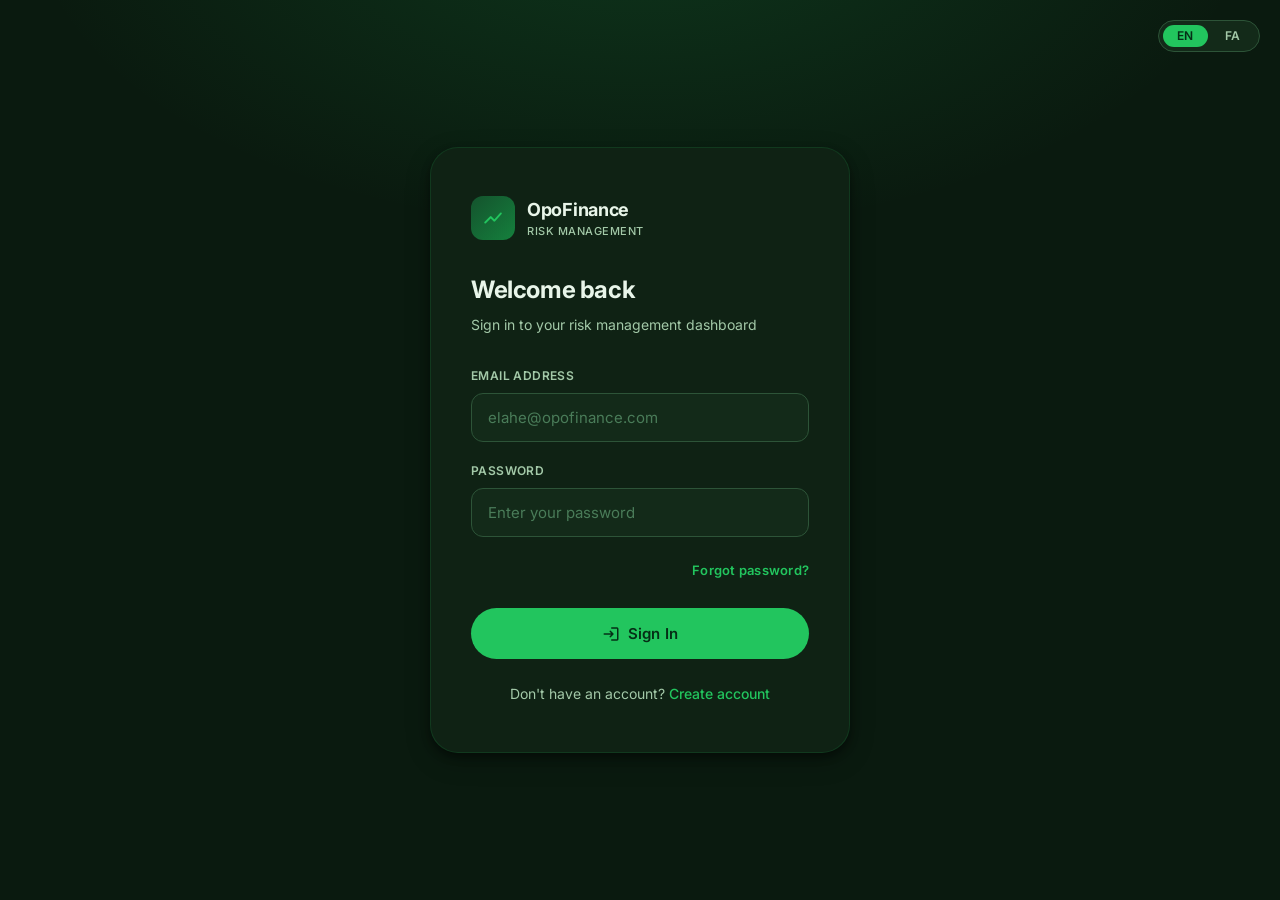
<file: index.html>
<!DOCTYPE html>
<html lang="en">
<head>
  <meta charset="UTF-8">
  <meta name="viewport" content="width=device-width, initial-scale=1.0">
  <title>OpoFinance — Login</title>
  <link rel="stylesheet" href="assets/css/styles.css">
</head>
<body class="auth-page">

  <!-- Language switcher -->
  <div class="lang-switcher" role="group" aria-label="Language selector">
    <button class="lang-btn active" data-lang="en" aria-pressed="true">EN</button>
    <button class="lang-btn"        data-lang="fa" aria-pressed="false">FA</button>
  </div>

  <div class="auth-card">
    <div class="auth-logo">
      <div class="auth-logo-icon">
        <span class="material-icons-round">show_chart</span>
      </div>
      <div>
        <div class="auth-logo-text">OpoFinance</div>
        <div class="auth-logo-sub" data-i18n="brand.sub">Risk Management Portal</div>
      </div>
    </div>

    <h1 class="auth-title" data-i18n="login.title">Welcome back</h1>
    <p class="auth-subtitle" data-i18n="login.subtitle">Sign in to your risk management dashboard</p>

    <div class="auth-error" id="authError">
      <span class="material-icons-round" style="font-size:16px;vertical-align:middle;margin-right:6px">error_outline</span>
      <span data-i18n="login.error">Invalid email or password. Please try again.</span>
    </div>

    <form id="loginForm" novalidate>
      <div class="form-field">
        <label for="email" data-i18n="login.label.email">Email Address</label>
        <input type="email" id="email"
               data-i18n-placeholder="ph.email"
               placeholder="elahe@opofinance.com"
               autocomplete="email">
      </div>

      <div class="form-field">
        <label for="password" data-i18n="login.label.password">Password</label>
        <input type="password" id="password"
               data-i18n-placeholder="ph.login.password"
               placeholder="Enter your password"
               autocomplete="current-password">
      </div>

      <div style="display:flex;justify-content:flex-end;margin-bottom:24px">
        <a href="#" class="btn btn-text" style="padding:4px 0;font-size:13px"
           data-i18n="login.forgot">Forgot password?</a>
      </div>

      <button type="submit" class="btn btn-primary">
        <span class="material-icons-round" style="font-size:18px">login</span>
        <span data-i18n="login.submit">Sign In</span>
      </button>
    </form>

    <div class="auth-footer">
      <span data-i18n="login.footer.text">Don't have an account?</span>
      <a href="signup.html" data-i18n="login.footer.link">Create account</a>
    </div>
  </div>

  <script src="assets/js/api.js"></script>
  <script src="assets/js/i18n.js"></script>
  <script src="assets/js/login.js"></script>
</body>
</html>
</file>
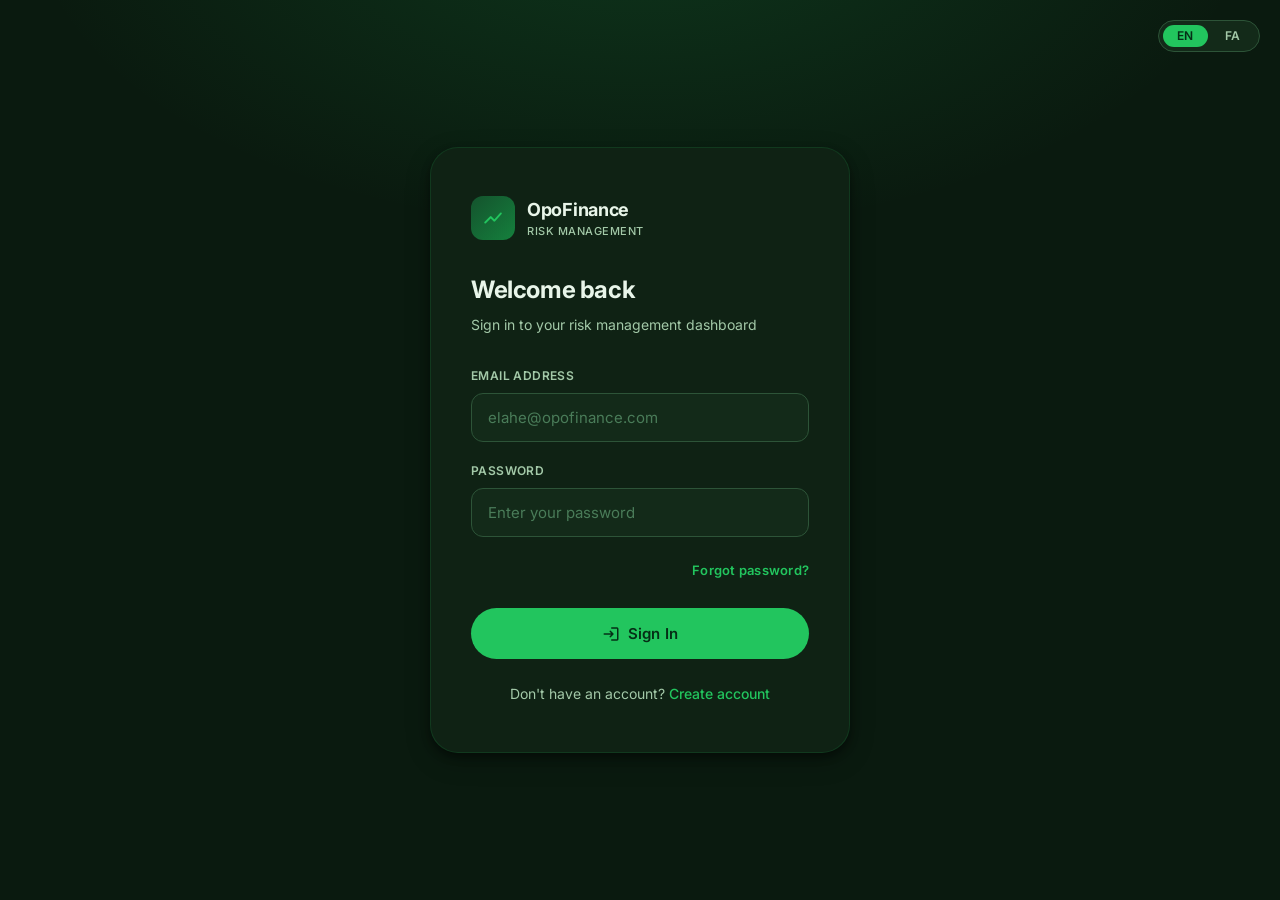
<file: dashboard.html>
<!DOCTYPE html>
<html lang="en">
<head>
  <meta charset="UTF-8">
  <meta name="viewport" content="width=device-width, initial-scale=1.0">
  <title>OpoFinance — Dashboard</title>
  <link rel="stylesheet" href="assets/css/styles.css">
</head>
<body>
<div class="sidebar-overlay" id="sidebarOverlay"></div>

<div class="app-shell">
  <aside class="sidebar" id="sidebar"></aside>

  <div class="main-content">
    <header class="topbar" id="topbar"></header>

    <main class="page-content">
      <div class="page-header">
        <h1 id="dashGreeting">Good morning 👋</h1>
        <p data-i18n="dash.greeting.sub">Here's what's happening across your accounts today — Wednesday, 9 April 2026</p>
      </div>

      <!-- Stats Grid -->
      <div class="stats-grid">
        <div class="stat-card stat-purple" onclick="window.location='phase1.html'" style="cursor:pointer">
          <div class="stat-card-accent"></div>
          <div class="stat-icon"><span class="material-icons-round">assignment</span></div>
          <div class="stat-label" data-i18n="dash.stat.pending1">Pending Phase 1</div>
          <div class="stat-value">47</div>
          <div class="stat-note" data-i18n="dash.stat.note.24h">Results emailed within 24 hrs</div>
        </div>

        <div class="stat-card stat-blue" onclick="window.location='phase2.html'" style="cursor:pointer">
          <div class="stat-card-accent"></div>
          <div class="stat-icon"><span class="material-icons-round">assignment_turned_in</span></div>
          <div class="stat-label" data-i18n="dash.stat.pending2">Pending Phase 2</div>
          <div class="stat-value">23</div>
          <div class="stat-note" data-i18n="dash.stat.note.48h">Results emailed within 48 hrs</div>
        </div>

        <div class="stat-card stat-green" onclick="window.location='funded.html'" style="cursor:pointer">
          <div class="stat-card-accent"></div>
          <div class="stat-icon"><span class="material-icons-round">account_balance_wallet</span></div>
          <div class="stat-label" data-i18n="dash.stat.funded-today">Funded Accounts Today</div>
          <div class="stat-value">8</div>
          <div class="stat-note" data-i18n="dash.stat.note.funded">↑ 3 more than yesterday</div>
        </div>

        <div class="stat-card stat-yellow">
          <div class="stat-card-accent"></div>
          <div class="stat-icon"><span class="material-icons-round">people</span></div>
          <div class="stat-label" data-i18n="dash.stat.active-traders">Total Active Traders</div>
          <div class="stat-value">312</div>
          <div class="stat-note" data-i18n="dash.stat.note.traders">Across all account stages</div>
        </div>
      </div>

      <!-- Main grid -->
      <div class="grid-2">

        <!-- Activity Feed -->
        <div class="card">
          <div class="flex-between mb-16">
            <div class="card-title" style="margin-bottom:0" data-i18n="dash.activity.title">Recent Activity</div>
            <button class="btn btn-text" style="font-size:12px;padding:4px 8px" data-i18n="dash.btn.view-all">View all</button>
          </div>

          <div class="activity-list">
            <div class="activity-item">
              <div class="activity-icon" style="background:rgba(134,239,172,.12)">
                <span class="material-icons-round" style="color:var(--success)">check_circle</span>
              </div>
              <div class="activity-body">
                <div class="activity-text"><strong>Marcus Chen</strong><span data-i18n="dash.act.1.suffix"> passed Phase 2 evaluation — promoted to Funded</span></div>
                <div class="activity-time" data-i18n="dash.act.1.time">2 minutes ago</div>
              </div>
            </div>

            <div class="activity-item">
              <div class="activity-icon" style="background:rgba(34,197,94,.12)">
                <span class="material-icons-round" style="color:var(--primary)">add_circle</span>
              </div>
              <div class="activity-body">
                <div class="activity-text"><strong>Sofia Martínez</strong><span data-i18n="dash.act.2.suffix"> started Phase 1 — $100K account</span></div>
                <div class="activity-time" data-i18n="dash.act.2.time">18 minutes ago</div>
              </div>
            </div>

            <div class="activity-item">
              <div class="activity-icon" style="background:rgba(255,180,171,.12)">
                <span class="material-icons-round" style="color:var(--error)">cancel</span>
              </div>
              <div class="activity-body">
                <div class="activity-text"><strong>James Okonkwo</strong><span data-i18n="dash.act.3.suffix"> breached max drawdown — Phase 1 failed</span></div>
                <div class="activity-time" data-i18n="dash.act.3.time">41 minutes ago</div>
              </div>
            </div>

            <div class="activity-item">
              <div class="activity-icon" style="background:rgba(147,197,253,.12)">
                <span class="material-icons-round" style="color:var(--info)">email</span>
              </div>
              <div class="activity-body">
                <div class="activity-text"><span data-i18n="dash.act.4.prefix">Batch notification sent to</span> <strong>12 traders</strong><span data-i18n="dash.act.4.suffix"> — Phase 1 results</span></div>
                <div class="activity-time" data-i18n="dash.act.4.time">1 hour ago</div>
              </div>
            </div>

            <div class="activity-item">
              <div class="activity-icon" style="background:rgba(252,211,77,.12)">
                <span class="material-icons-round" style="color:var(--warning)">warning</span>
              </div>
              <div class="activity-body">
                <div class="activity-text"><strong>Aiko Tanaka</strong><span data-i18n="dash.act.5.suffix"> approaching daily loss limit — 78% used</span></div>
                <div class="activity-time" data-i18n="dash.act.5.time">2 hours ago</div>
              </div>
            </div>

            <div class="activity-item">
              <div class="activity-icon" style="background:rgba(134,239,172,.12)">
                <span class="material-icons-round" style="color:var(--success)">attach_money</span>
              </div>
              <div class="activity-body">
                <div class="activity-text"><strong>Luca Ferrari</strong><span data-i18n="dash.act.6.suffix"> requested $4,200 payout — under review</span></div>
                <div class="activity-time" data-i18n="dash.act.6.time">3 hours ago</div>
              </div>
            </div>
          </div>
        </div>

        <!-- Right column -->
        <div style="display:flex;flex-direction:column;gap:20px">

          <!-- Phase Overview -->
          <div class="card">
            <div class="card-title" data-i18n="dash.phase-rates.title">Phase Conversion Rates</div>
            <div style="display:flex;flex-direction:column;gap:16px">
              <div>
                <div class="flex-between mb-4">
                  <span class="text-sm" data-i18n="dash.phase-rates.p1p2">Phase 1 → Phase 2</span>
                  <span class="text-sm font-semibold text-primary">62%</span>
                </div>
                <div class="progress-bar">
                  <div class="progress-fill" style="width:62%;background:var(--primary)"></div>
                </div>
              </div>
              <div>
                <div class="flex-between mb-4">
                  <span class="text-sm" data-i18n="dash.phase-rates.p2f">Phase 2 → Funded</span>
                  <span class="text-sm font-semibold text-success">48%</span>
                </div>
                <div class="progress-bar">
                  <div class="progress-fill" style="width:48%;background:var(--success)"></div>
                </div>
              </div>
              <div>
                <div class="flex-between mb-4">
                  <span class="text-sm" data-i18n="dash.phase-rates.retention">Funded Retention (30d)</span>
                  <span class="text-sm font-semibold" style="color:var(--info)">81%</span>
                </div>
                <div class="progress-bar">
                  <div class="progress-fill" style="width:81%;background:var(--info)"></div>
                </div>
              </div>
              <div>
                <div class="flex-between mb-4">
                  <span class="text-sm" data-i18n="dash.phase-rates.drawdown">Overall Drawdown Usage</span>
                  <span class="text-sm font-semibold text-warning">34%</span>
                </div>
                <div class="progress-bar">
                  <div class="progress-fill" style="width:34%;background:var(--warning)"></div>
                </div>
              </div>
            </div>
          </div>

          <!-- Quick Stats -->
          <div class="card">
            <div class="card-title" data-i18n="dash.glance.title">Today at a Glance</div>
            <div style="display:flex;flex-direction:column;gap:12px">
              <div class="flex-between">
                <span class="text-sm text-muted" data-i18n="dash.glance.new-apps">New Applications</span>
                <span class="font-semibold" style="font-size:15px">19</span>
              </div>
              <div class="flex-between">
                <span class="text-sm text-muted" data-i18n="dash.glance.emails">Emails Sent</span>
                <span class="font-semibold" style="font-size:15px">31</span>
              </div>
              <div class="flex-between">
                <span class="text-sm text-muted" data-i18n="dash.glance.reviewed">Accounts Reviewed</span>
                <span class="font-semibold" style="font-size:15px">28</span>
              </div>
              <div class="flex-between">
                <span class="text-sm text-muted" data-i18n="dash.glance.payouts">Payouts Processed</span>
                <span class="font-semibold text-success" style="font-size:15px">$24,800</span>
              </div>
              <div class="flex-between">
                <span class="text-sm text-muted" data-i18n="dash.glance.alerts">Risk Alerts</span>
                <span class="font-semibold text-warning" style="font-size:15px">4</span>
              </div>
            </div>
          </div>

          <!-- Pending Email Queue -->
          <div class="card">
            <div class="card-title" data-i18n="dash.queue.title">Email Queue</div>
            <div style="display:flex;flex-direction:column;gap:10px">
              <div class="flex-between">
                <div class="flex-center gap-8">
                  <span class="badge badge-pending" data-i18n="status.queued">Queued</span>
                  <span class="text-sm" data-i18n="dash.queue.p1">Phase 1 Results</span>
                </div>
                <span class="text-xs text-muted" data-i18n="dash.queue.count.p1">5 emails</span>
              </div>
              <div class="flex-between">
                <div class="flex-center gap-8">
                  <span class="badge badge-pending" data-i18n="status.queued">Queued</span>
                  <span class="text-sm" data-i18n="dash.queue.p2">Phase 2 Results</span>
                </div>
                <span class="text-xs text-muted" data-i18n="dash.queue.count.p2">3 emails</span>
              </div>
              <div class="flex-between">
                <div class="flex-center gap-8">
                  <span class="badge badge-sent" data-i18n="status.sent">Sent</span>
                  <span class="text-sm" data-i18n="dash.queue.funded">Funded Welcome</span>
                </div>
                <span class="text-xs text-muted" data-i18n="dash.queue.count.funded">8 emails</span>
              </div>
            </div>
          </div>

        </div>
      </div>

      <!-- Accounts table snapshot -->
      <div class="card" style="margin-top:4px">
        <div class="flex-between mb-16">
          <div class="card-title" style="margin-bottom:0" data-i18n="dash.reviews.title">Recent Account Reviews</div>
          <a href="phase1.html" class="btn btn-outlined btn-sm" data-i18n="dash.btn.view-p1">View All Phase 1</a>
        </div>

        <div class="table-container">
          <table>
            <thead>
              <tr>
                <th data-i18n="dash.table.account-id">Account ID</th>
                <th data-i18n="dash.table.trader">Trader</th>
                <th data-i18n="dash.table.phase">Phase</th>
                <th data-i18n="dash.table.size">Account Size</th>
                <th data-i18n="dash.table.pnl">P&amp;L</th>
                <th data-i18n="dash.table.drawdown">Drawdown</th>
                <th data-i18n="dash.table.status">Status</th>
              </tr>
            </thead>
            <tbody>
              <tr>
                <td class="text-xs text-muted">#FX-29041</td>
                <td><div class="font-semibold">Marcus Chen</div></td>
                <td><span class="badge badge-active" data-i18n="phase.2">Phase 2</span></td>
                <td>$100,000</td>
                <td class="text-success font-semibold">+8.32%</td>
                <td>3.1%</td>
                <td><span class="badge badge-passed" data-i18n="status.passed">Passed</span></td>
              </tr>
              <tr>
                <td class="text-xs text-muted">#FX-29038</td>
                <td><div class="font-semibold">Sofia Martínez</div></td>
                <td><span class="badge badge-review" data-i18n="phase.1">Phase 1</span></td>
                <td>$100,000</td>
                <td class="text-success font-semibold">+1.20%</td>
                <td>0.8%</td>
                <td><span class="badge badge-pending" data-i18n="status.in-progress">In Progress</span></td>
              </tr>
              <tr>
                <td class="text-xs text-muted">#FX-29035</td>
                <td><div class="font-semibold">James Okonkwo</div></td>
                <td><span class="badge badge-review" data-i18n="phase.1">Phase 1</span></td>
                <td>$50,000</td>
                <td class="text-error font-semibold">−6.80%</td>
                <td>10.0%</td>
                <td><span class="badge badge-failed" data-i18n="status.failed">Failed</span></td>
              </tr>
              <tr>
                <td class="text-xs text-muted">#FX-29032</td>
                <td><div class="font-semibold">Aiko Tanaka</div></td>
                <td><span class="badge badge-review" data-i18n="phase.1">Phase 1</span></td>
                <td>$200,000</td>
                <td class="text-success font-semibold">+4.75%</td>
                <td>4.7%</td>
                <td><span class="badge badge-pending" data-i18n="status.in-progress">In Progress</span></td>
              </tr>
              <tr>
                <td class="text-xs text-muted">#FX-29028</td>
                <td><div class="font-semibold">Luca Ferrari</div></td>
                <td><span class="badge badge-active" data-i18n="phase.funded">Funded</span></td>
                <td>$50,000</td>
                <td class="text-success font-semibold">+11.40%</td>
                <td>2.4%</td>
                <td><span class="badge badge-active" data-i18n="status.active">Active</span></td>
              </tr>
            </tbody>
          </table>
        </div>
      </div>

    </main>
  </div>
</div>

<script src="assets/js/api.js"></script>
<script src="assets/js/i18n.js?v=2"></script>
<script src="assets/js/layout.js?v=2"></script>
<script src="assets/js/dashboard.js?v=2"></script>
</body>
</html>
</file>
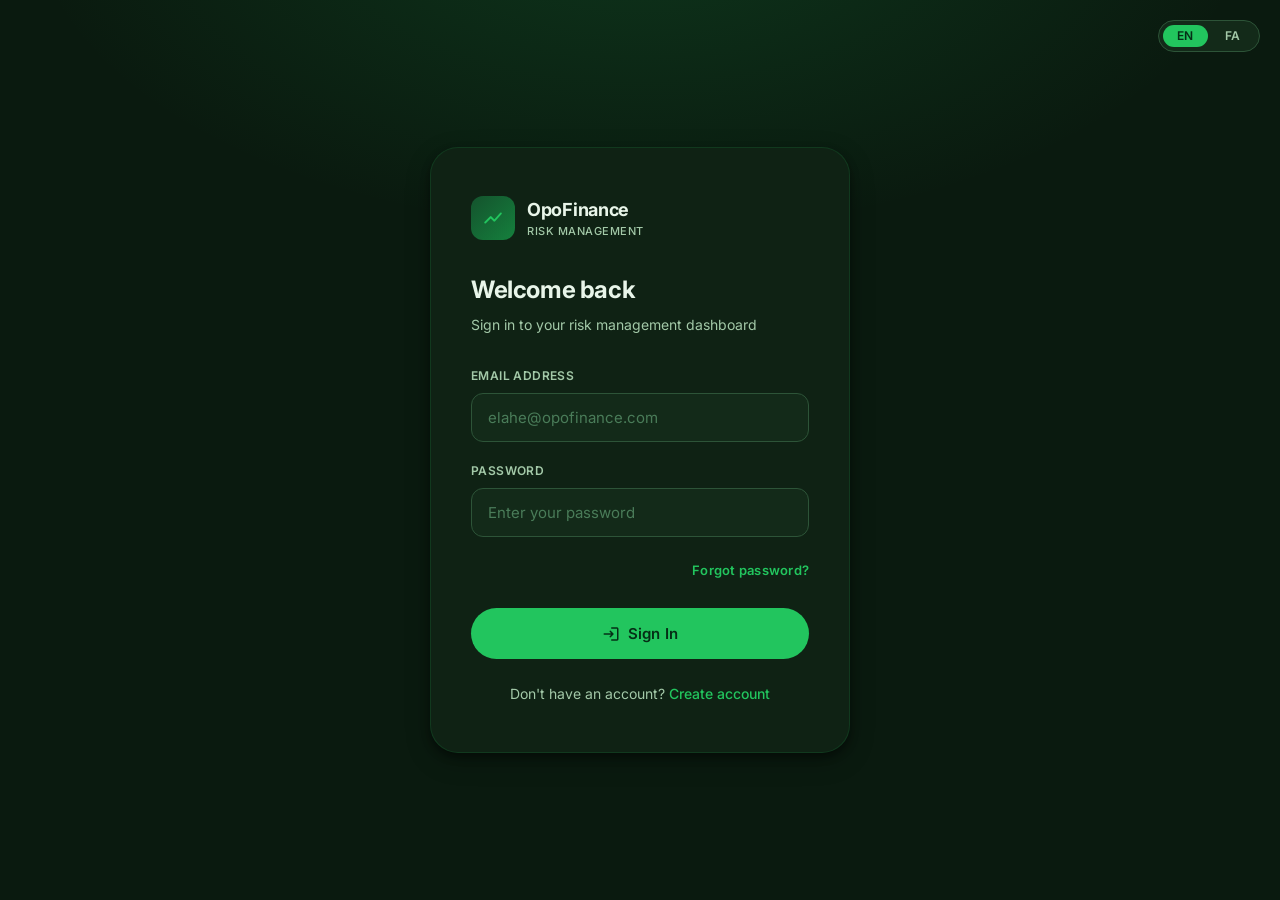
<file: funded.html>
<!DOCTYPE html>
<html lang="en">
<head>
  <meta charset="UTF-8">
  <meta name="viewport" content="width=device-width, initial-scale=1.0">
  <title>OpoFinance — Funded Accounts</title>
  <link rel="stylesheet" href="assets/css/styles.css">
</head>
<body>
<div class="sidebar-overlay" id="sidebarOverlay"></div>

<div class="app-shell">
  <aside class="sidebar" id="sidebar"></aside>

  <div class="main-content">
    <header class="topbar" id="topbar"></header>

    <main class="page-content">
      <div class="page-header">
        <h1 data-i18n="funded.page.title">Funded Accounts</h1>
        <p data-i18n="funded.page.subtitle">Live funded trader accounts — monitor performance and risk in real time</p>
      </div>

      <!-- Stats -->
      <div class="stats-grid">
        <div class="stat-card stat-green">
          <div class="stat-card-accent"></div>
          <div class="stat-icon"><span class="material-icons-round">people</span></div>
          <div class="stat-label" data-i18n="funded.stat.traders.label">Active Traders</div>
          <div class="stat-value">78</div>
          <div class="stat-note" data-i18n="funded.stat.traders.note">↑ 8 new today</div>
        </div>
        <div class="stat-card stat-purple">
          <div class="stat-card-accent"></div>
          <div class="stat-icon"><span class="material-icons-round">account_balance</span></div>
          <div class="stat-label" data-i18n="funded.stat.capital.label">Total Capital</div>
          <div class="stat-value" style="font-size:26px">$6.4M</div>
          <div class="stat-note" data-i18n="funded.stat.capital.note">Under management</div>
        </div>
        <div class="stat-card stat-blue">
          <div class="stat-card-accent"></div>
          <div class="stat-icon"><span class="material-icons-round">payments</span></div>
          <div class="stat-label" data-i18n="funded.stat.payouts.label">Payouts This Month</div>
          <div class="stat-value" style="font-size:26px">$142K</div>
          <div class="stat-note" data-i18n="funded.stat.payouts.note">Across all traders</div>
        </div>
        <div class="stat-card stat-yellow">
          <div class="stat-card-accent"></div>
          <div class="stat-icon"><span class="material-icons-round">warning</span></div>
          <div class="stat-label" data-i18n="funded.stat.risk.label">At-Risk Accounts</div>
          <div class="stat-value">4</div>
          <div class="stat-note" data-i18n="funded.stat.risk.note">&gt;70% drawdown used</div>
        </div>
      </div>

      <!-- Filter bar -->
      <div class="filter-bar">
        <div class="search-box">
          <span class="material-icons-round">search</span>
          <input type="text" id="fundedSearch" data-i18n-placeholder="funded.search.ph" placeholder="Search trader or account ID…" oninput="filterTable()">
        </div>

        <button class="filter-chip active" data-filter="all" onclick="setFilter(this,'all')" data-i18n="filter.all">All</button>
        <button class="filter-chip" data-filter="active" onclick="setFilter(this,'active')" data-i18n="filter.active">Active</button>
        <button class="filter-chip" data-filter="at-risk" onclick="setFilter(this,'at-risk')" data-i18n="filter.at-risk">At Risk</button>
        <button class="filter-chip" data-filter="suspended" onclick="setFilter(this,'suspended')" data-i18n="filter.suspended">Suspended</button>

        <button class="btn btn-outlined btn-sm" style="margin-left:auto">
          <span class="material-icons-round" style="font-size:16px">download</span>
          <span data-i18n="btn.export-csv">Export CSV</span>
        </button>
      </div>

      <!-- Table -->
      <div class="table-container">
        <table>
          <thead>
            <tr>
              <th data-i18n="table.account-id">Account ID</th>
              <th data-i18n="table.trader">Trader</th>
              <th data-i18n="table.size">Account Size</th>
              <th data-i18n="funded.table.split">Profit Split</th>
              <th data-i18n="table.start">Start Date</th>
              <th data-i18n="funded.table.monthly-pnl">Monthly P&amp;L</th>
              <th data-i18n="funded.table.dd-used">Drawdown Used</th>
              <th data-i18n="funded.table.payouts">Total Payouts</th>
              <th data-i18n="table.status">Status</th>
              <th data-i18n="table.actions">Actions</th>
            </tr>
          </thead>
          <tbody id="fundedBody"></tbody>
        </table>
      </div>

      <div id="fundedEmpty" class="empty-state" style="display:none">
        <span class="material-icons-round">search_off</span>
        <h3 data-i18n="empty.title">No accounts found</h3>
        <p data-i18n="empty.desc">Try adjusting your search or filter criteria.</p>
      </div>

    </main>
  </div>
</div>

<script src="assets/js/i18n.js?v=2"></script>
<script src="assets/js/layout.js?v=2"></script>
<script src="assets/js/funded.js?v=2"></script>
</body>
</html>
</file>
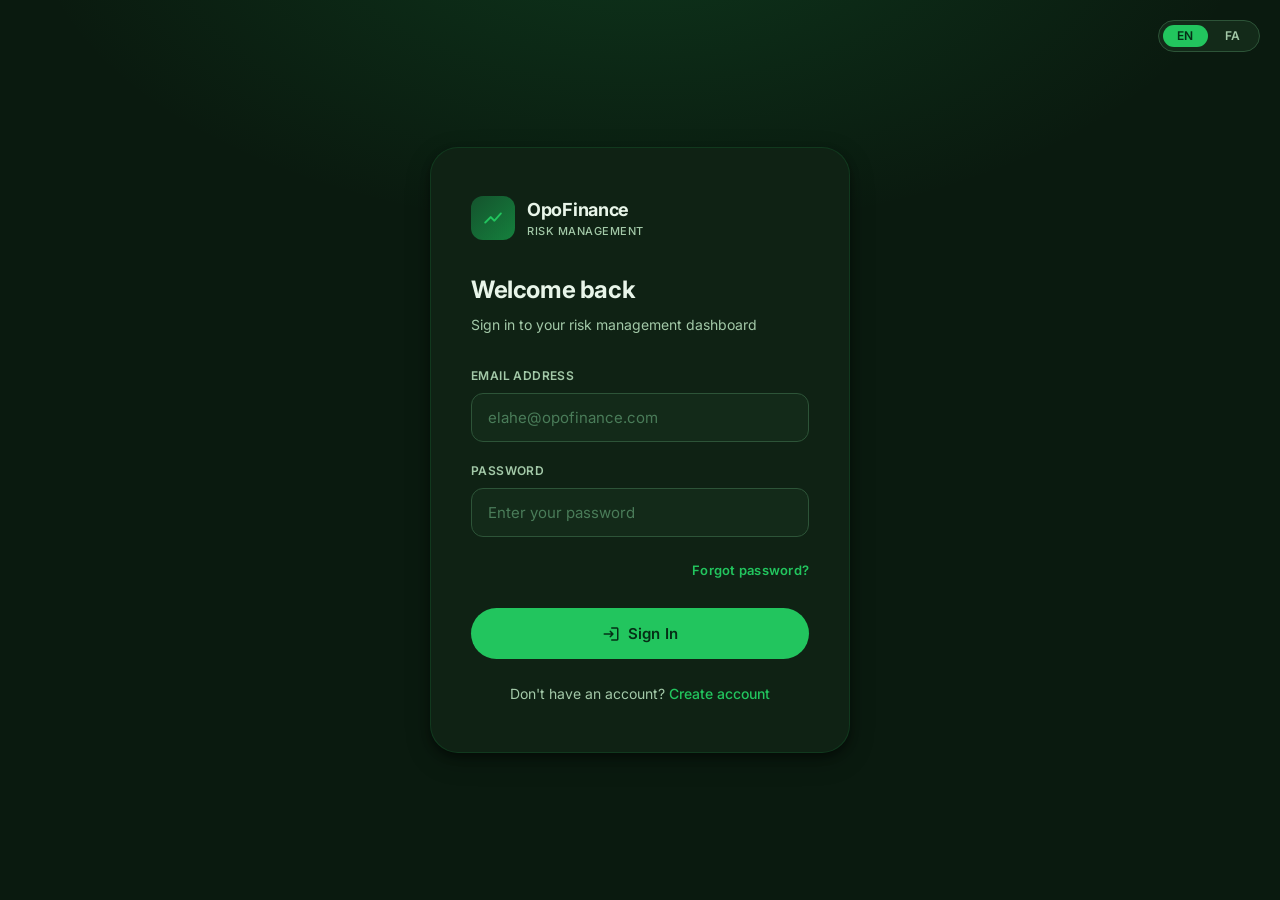
<file: notifications.html>
<!DOCTYPE html>
<html lang="en">
<head>
  <meta charset="UTF-8">
  <meta name="viewport" content="width=device-width, initial-scale=1.0">
  <title>OpoFinance — Email Notifications</title>
  <link rel="stylesheet" href="assets/css/styles.css">
</head>
<body>
<div class="sidebar-overlay" id="sidebarOverlay"></div>

<div class="app-shell">
  <aside class="sidebar" id="sidebar"></aside>

  <div class="main-content">
    <header class="topbar" id="topbar"></header>

    <main class="page-content">
      <div class="page-header">
        <h1 data-i18n="notif.page.title">Email Notifications</h1>
        <p data-i18n="notif.page.subtitle">Manage and track outgoing email notifications to traders</p>
      </div>

      <!-- Stats -->
      <div class="stats-grid">
        <div class="stat-card stat-blue">
          <div class="stat-card-accent"></div>
          <div class="stat-icon"><span class="material-icons-round">email</span></div>
          <div class="stat-label" data-i18n="notif.stat.sent.label">Sent Today</div>
          <div class="stat-value">31</div>
          <div class="stat-note" data-i18n="notif.stat.sent.note">Across all templates</div>
        </div>
        <div class="stat-card stat-yellow">
          <div class="stat-card-accent"></div>
          <div class="stat-icon"><span class="material-icons-round">schedule_send</span></div>
          <div class="stat-label" data-i18n="notif.stat.queued.label">Queued</div>
          <div class="stat-value">8</div>
          <div class="stat-note" data-i18n="notif.stat.queued.note">Awaiting dispatch</div>
        </div>
        <div class="stat-card stat-green">
          <div class="stat-card-accent"></div>
          <div class="stat-icon"><span class="material-icons-round">mark_email_read</span></div>
          <div class="stat-label" data-i18n="notif.stat.openrate.label">Open Rate</div>
          <div class="stat-value">74%</div>
          <div class="stat-note" data-i18n="notif.stat.openrate.note">Last 30 days</div>
        </div>
        <div class="stat-card" style="background:var(--surface-container-low);border-color:var(--outline-variant)">
          <div class="stat-icon" style="background:rgba(255,180,171,.12)"><span class="material-icons-round" style="color:var(--error)">unsubscribe</span></div>
          <div class="stat-label" data-i18n="notif.stat.failed.label">Failed</div>
          <div class="stat-value" style="font-size:32px">2</div>
          <div class="stat-note" data-i18n="notif.stat.failed.note">Delivery failures</div>
        </div>
      </div>

      <!-- Tabs -->
      <div style="display:flex;gap:4px;margin-bottom:20px;border-bottom:1px solid var(--outline-variant);padding-bottom:0">
        <button class="filter-chip active" id="tab-log"       onclick="switchTab('log')"       style="border-radius:8px 8px 0 0;border-bottom:none" data-i18n="notif.tab.log">Notification Log</button>
        <button class="filter-chip"        id="tab-templates" onclick="switchTab('templates')" style="border-radius:8px 8px 0 0;border-bottom:none" data-i18n="notif.tab.templates">Templates</button>
        <button class="filter-chip"        id="tab-queue"     onclick="switchTab('queue')"     style="border-radius:8px 8px 0 0;border-bottom:none" data-i18n="notif.tab.queue">Queue (8)</button>
      </div>

      <!-- Log Panel -->
      <div id="panel-log">
        <div class="filter-bar">
          <div class="search-box">
            <span class="material-icons-round">search</span>
            <input type="text" id="logSearch" data-i18n-placeholder="notif.search.ph" placeholder="Search by trader or subject…" oninput="filterLog()">
          </div>
          <button class="filter-chip active" data-logfilter="all"    onclick="setLogFilter(this,'all')"    data-i18n="filter.all">All</button>
          <button class="filter-chip"        data-logfilter="sent"   onclick="setLogFilter(this,'sent')"   data-i18n="notif.filter.sent">Sent</button>
          <button class="filter-chip"        data-logfilter="queued" onclick="setLogFilter(this,'queued')" data-i18n="notif.filter.queued">Queued</button>
          <button class="filter-chip"        data-logfilter="failed" onclick="setLogFilter(this,'failed')" data-i18n="notif.filter.failed">Failed</button>
        </div>

        <div class="notif-list" id="notifLog"></div>
      </div>

      <!-- Templates Panel -->
      <div id="panel-templates" style="display:none">
        <div style="display:flex;justify-content:flex-end;margin-bottom:16px">
          <button class="btn btn-primary btn-sm">
            <span class="material-icons-round" style="font-size:16px">add</span>
            <span data-i18n="notif.tpl.btn-new">New Template</span>
          </button>
        </div>

        <div class="notif-list">
          <div class="notif-item">
            <div class="notif-item-icon" style="background:rgba(134,239,172,.12)">
              <span class="material-icons-round" style="color:var(--success)">check_circle</span>
            </div>
            <div class="notif-item-body">
              <div class="notif-item-title" data-i18n="notif.tpl.1.name">Phase 1 — Passed</div>
              <div class="notif-item-desc" data-i18n="notif.tpl.1.desc">Congratulations email sent to traders who successfully completed Phase 1. Includes Phase 2 onboarding instructions.</div>
              <div class="notif-item-meta">
                <span class="badge badge-sent" data-i18n="notif.tpl.status.active">Active</span>
                <span class="notif-item-time" data-i18n="notif.tpl.1.usage">Used 134× this month</span>
              </div>
            </div>
            <div style="display:flex;gap:8px;align-items:flex-start">
              <button class="btn btn-outlined btn-sm" data-i18n="btn.edit">Edit</button>
              <button class="btn btn-outlined btn-sm" data-i18n="btn.preview">Preview</button>
            </div>
          </div>

          <div class="notif-item">
            <div class="notif-item-icon" style="background:rgba(255,180,171,.12)">
              <span class="material-icons-round" style="color:var(--error)">cancel</span>
            </div>
            <div class="notif-item-body">
              <div class="notif-item-title" data-i18n="notif.tpl.2.name">Phase 1 — Failed</div>
              <div class="notif-item-desc" data-i18n="notif.tpl.2.desc">Notification sent to traders who did not meet Phase 1 criteria. Includes feedback and retry options.</div>
              <div class="notif-item-meta">
                <span class="badge badge-sent" data-i18n="notif.tpl.status.active">Active</span>
                <span class="notif-item-time" data-i18n="notif.tpl.2.usage">Used 82× this month</span>
              </div>
            </div>
            <div style="display:flex;gap:8px;align-items:flex-start">
              <button class="btn btn-outlined btn-sm" data-i18n="btn.edit">Edit</button>
              <button class="btn btn-outlined btn-sm" data-i18n="btn.preview">Preview</button>
            </div>
          </div>

          <div class="notif-item">
            <div class="notif-item-icon" style="background:rgba(147,197,253,.12)">
              <span class="material-icons-round" style="color:var(--info)">verified</span>
            </div>
            <div class="notif-item-body">
              <div class="notif-item-title" data-i18n="notif.tpl.3.name">Phase 2 — Passed / Funded</div>
              <div class="notif-item-desc" data-i18n="notif.tpl.3.desc">Welcome to funded trader status email. Includes account credentials, platform access, and payout schedule.</div>
              <div class="notif-item-meta">
                <span class="badge badge-sent" data-i18n="notif.tpl.status.active">Active</span>
                <span class="notif-item-time" data-i18n="notif.tpl.3.usage">Used 64× this month</span>
              </div>
            </div>
            <div style="display:flex;gap:8px;align-items:flex-start">
              <button class="btn btn-outlined btn-sm" data-i18n="btn.edit">Edit</button>
              <button class="btn btn-outlined btn-sm" data-i18n="btn.preview">Preview</button>
            </div>
          </div>

          <div class="notif-item">
            <div class="notif-item-icon" style="background:rgba(252,211,77,.12)">
              <span class="material-icons-round" style="color:var(--warning)">warning</span>
            </div>
            <div class="notif-item-body">
              <div class="notif-item-title" data-i18n="notif.tpl.4.name">Risk Alert — Drawdown Warning</div>
              <div class="notif-item-desc" data-i18n="notif.tpl.4.desc">Automated alert sent when a trader exceeds 70% of their maximum allowed drawdown.</div>
              <div class="notif-item-meta">
                <span class="badge badge-sent" data-i18n="notif.tpl.status.active">Active</span>
                <span class="notif-item-time" data-i18n="notif.tpl.4.usage">Used 28× this month</span>
              </div>
            </div>
            <div style="display:flex;gap:8px;align-items:flex-start">
              <button class="btn btn-outlined btn-sm" data-i18n="btn.edit">Edit</button>
              <button class="btn btn-outlined btn-sm" data-i18n="btn.preview">Preview</button>
            </div>
          </div>

          <div class="notif-item">
            <div class="notif-item-icon" style="background:rgba(34,197,94,.12)">
              <span class="material-icons-round" style="color:var(--primary)">payments</span>
            </div>
            <div class="notif-item-body">
              <div class="notif-item-title" data-i18n="notif.tpl.5.name">Payout Confirmation</div>
              <div class="notif-item-desc" data-i18n="notif.tpl.5.desc">Sent when a trader's payout request is processed. Includes amount, payment method, and expected arrival time.</div>
              <div class="notif-item-meta">
                <span class="badge badge-sent" data-i18n="notif.tpl.status.active">Active</span>
                <span class="notif-item-time" data-i18n="notif.tpl.5.usage">Used 41× this month</span>
              </div>
            </div>
            <div style="display:flex;gap:8px;align-items:flex-start">
              <button class="btn btn-outlined btn-sm" data-i18n="btn.edit">Edit</button>
              <button class="btn btn-outlined btn-sm" data-i18n="btn.preview">Preview</button>
            </div>
          </div>
        </div>
      </div>

      <!-- Queue Panel -->
      <div id="panel-queue" style="display:none">
        <div style="background:rgba(252,211,77,.08);border:1px solid rgba(252,211,77,.2);border-radius:var(--radius-md);padding:14px 18px;display:flex;align-items:center;gap:12px;margin-bottom:20px">
          <span class="material-icons-round" style="color:var(--warning)">schedule</span>
          <span style="font-size:13px;color:var(--on-surface-variant)">
            <strong style="color:var(--on-surface)" data-i18n="notif.queue.banner.count">8 emails</strong> <span data-i18n="notif.queue.banner.text">are queued for dispatch — Phase 1 & Phase 2 results will be sent automatically within SLA windows.</span>
          </span>
          <button class="btn btn-outlined btn-sm" style="margin-left:auto" data-i18n="notif.queue.btn-send-all">Send All Now</button>
        </div>

        <div class="table-container">
          <table>
            <thead>
              <tr>
                <th data-i18n="notif.queue.col.recipient">Recipient</th>
                <th data-i18n="notif.queue.col.template">Template</th>
                <th data-i18n="notif.queue.col.id">Account ID</th>
                <th data-i18n="notif.queue.col.scheduled">Scheduled</th>
                <th data-i18n="notif.queue.col.sla">SLA Deadline</th>
                <th data-i18n="notif.queue.col.actions">Actions</th>
              </tr>
            </thead>
            <tbody>
              <tr>
                <td><div class="font-semibold">Sofia Martínez</div><div class="text-xs text-muted">sofia.m@email.com</div></td>
                <td><span class="badge badge-pending" data-i18n="phase.1">Phase 1</span></td>
                <td class="text-xs text-muted">#FX-29038</td>
                <td>2026-04-09 14:00</td>
                <td class="text-warning">2026-04-10 09:00</td>
                <td><button class="btn btn-text btn-sm" data-i18n="btn.send-now">Send Now</button></td>
              </tr>
              <tr>
                <td><div class="font-semibold">Anya Patel</div><div class="text-xs text-muted">anya.p@email.com</div></td>
                <td><span class="badge badge-pending" data-i18n="phase.1">Phase 1</span></td>
                <td class="text-xs text-muted">#FX-29027</td>
                <td>2026-04-09 14:00</td>
                <td class="text-warning">2026-04-10 09:00</td>
                <td><button class="btn btn-text btn-sm" data-i18n="btn.send-now">Send Now</button></td>
              </tr>
              <tr>
                <td><div class="font-semibold">Kwame Asante</div><div class="text-xs text-muted">kwame.a@email.com</div></td>
                <td><span class="badge badge-pending" data-i18n="phase.1">Phase 1</span></td>
                <td class="text-xs text-muted">#FX-29019</td>
                <td>2026-04-09 16:00</td>
                <td class="text-warning">2026-04-10 09:00</td>
                <td><button class="btn btn-text btn-sm" data-i18n="btn.send-now">Send Now</button></td>
              </tr>
              <tr>
                <td><div class="font-semibold">Dominic Walsh</div><div class="text-xs text-muted">dom.walsh@email.com</div></td>
                <td><span class="badge badge-active" data-i18n="phase.2">Phase 2</span></td>
                <td class="text-xs text-muted">#FX-P2-8837</td>
                <td>2026-04-10 09:00</td>
                <td class="text-warning">2026-04-11 09:00</td>
                <td><button class="btn btn-text btn-sm" data-i18n="btn.send-now">Send Now</button></td>
              </tr>
              <tr>
                <td><div class="font-semibold">Thomas Brandt</div><div class="text-xs text-muted">t.brandt@email.com</div></td>
                <td><span class="badge badge-active" data-i18n="phase.2">Phase 2</span></td>
                <td class="text-xs text-muted">#FX-P2-8829</td>
                <td>2026-04-10 09:00</td>
                <td class="text-warning">2026-04-11 09:00</td>
                <td><button class="btn btn-text btn-sm" data-i18n="btn.send-now">Send Now</button></td>
              </tr>
            </tbody>
          </table>
        </div>
      </div>

    </main>
  </div>
</div>

<script src="assets/js/i18n.js?v=2"></script>
<script src="assets/js/layout.js?v=2"></script>
<script src="assets/js/notifications.js?v=2"></script>
</body>
</html>
</file>
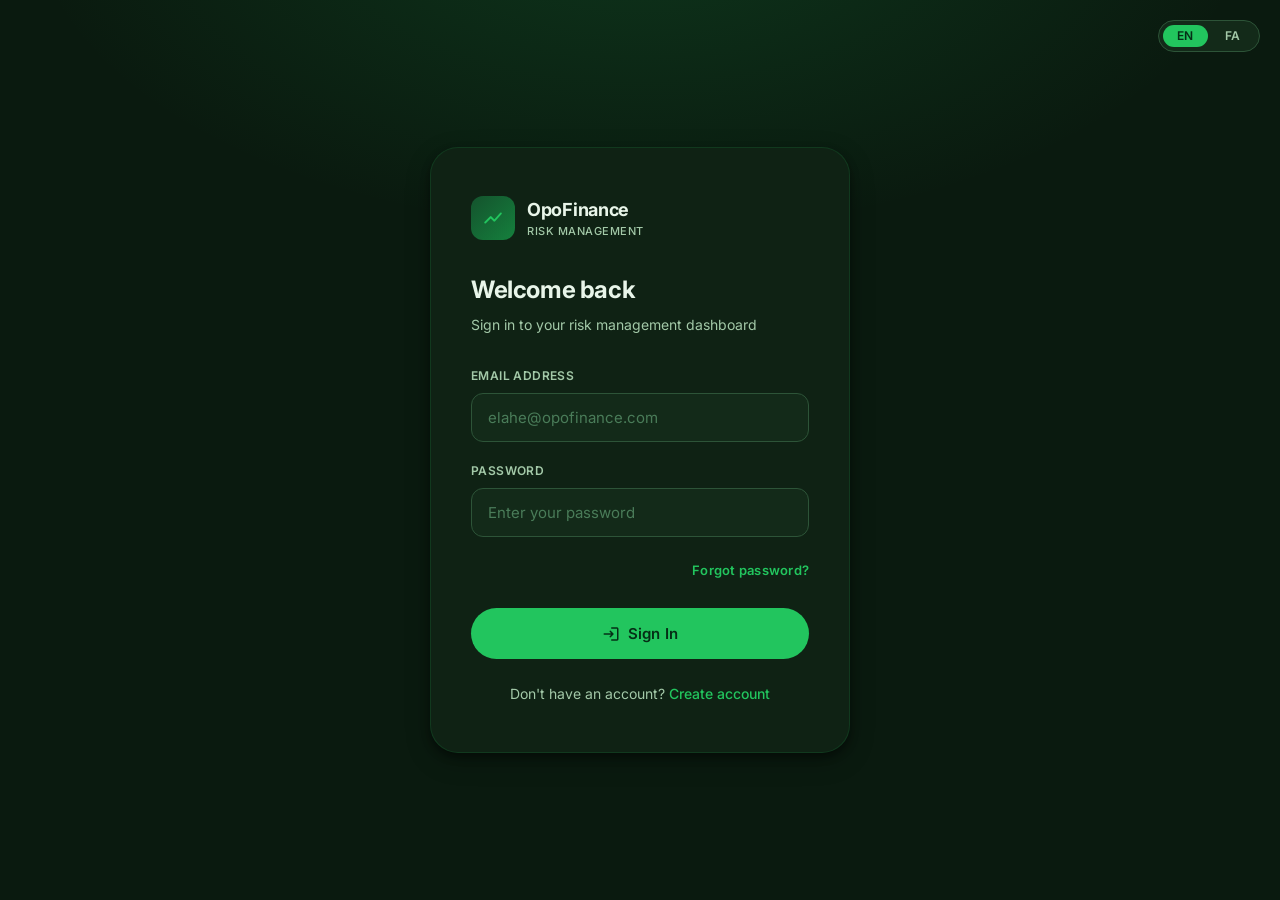
<file: phase1.html>
<!DOCTYPE html>
<html lang="en">
<head>
  <meta charset="UTF-8">
  <meta name="viewport" content="width=device-width, initial-scale=1.0">
  <title>OpoFinance — Phase 1 Accounts</title>
  <link rel="stylesheet" href="assets/css/styles.css">
</head>
<body>
<div class="sidebar-overlay" id="sidebarOverlay"></div>

<div class="app-shell">
  <aside class="sidebar" id="sidebar"></aside>

  <div class="main-content">
    <header class="topbar" id="topbar"></header>

    <main class="page-content">
      <div class="page-header">
        <h1 data-i18n="p1.page.title">Phase 1 Accounts</h1>
        <p data-i18n="p1.page.subtitle">Review and evaluate Phase 1 challenge accounts — results emailed to traders within 24 hours</p>
      </div>

      <!-- Stats -->
      <div class="stats-grid">
        <div class="stat-card stat-purple">
          <div class="stat-card-accent"></div>
          <div class="stat-icon"><span class="material-icons-round">pending</span></div>
          <div class="stat-label" data-i18n="p1.stat.pending.label">Pending Review</div>
          <div class="stat-value">47</div>
          <div class="stat-note" data-i18n="p1.stat.pending.note">Awaiting evaluation</div>
        </div>
        <div class="stat-card stat-green">
          <div class="stat-card-accent"></div>
          <div class="stat-icon"><span class="material-icons-round">check_circle</span></div>
          <div class="stat-label" data-i18n="p1.stat.passed.label">Passed</div>
          <div class="stat-value">134</div>
          <div class="stat-note" data-i18n="p1.stat.passed.note">This month</div>
        </div>
        <div class="stat-card" style="background:var(--surface-container-low);border-color:var(--outline-variant)">
          <div class="stat-icon" style="background:rgba(255,180,171,.12)"><span class="material-icons-round" style="color:var(--error)">cancel</span></div>
          <div class="stat-label" data-i18n="p1.stat.failed.label">Failed</div>
          <div class="stat-value" style="font-size:32px">82</div>
          <div class="stat-note" data-i18n="p1.stat.failed.note">This month</div>
        </div>
        <div class="stat-card stat-blue">
          <div class="stat-card-accent"></div>
          <div class="stat-icon"><span class="material-icons-round">trending_up</span></div>
          <div class="stat-label" data-i18n="p1.stat.rate.label">Pass Rate</div>
          <div class="stat-value">62%</div>
          <div class="stat-note" data-i18n="p1.stat.rate.note">↑ 4% vs last month</div>
        </div>
      </div>

      <!-- Filter bar -->
      <div class="filter-bar">
        <div class="search-box">
          <span class="material-icons-round">search</span>
          <input type="text" id="p1Search" data-i18n-placeholder="p1.search.ph" placeholder="Search trader or account ID…" oninput="filterTable()">
        </div>

        <button class="filter-chip active" data-filter="all" onclick="setFilter(this,'all')" data-i18n="filter.all">All</button>
        <button class="filter-chip" data-filter="pending" onclick="setFilter(this,'pending')" data-i18n="filter.pending">Pending</button>
        <button class="filter-chip" data-filter="passed" onclick="setFilter(this,'passed')" data-i18n="filter.passed">Passed</button>
        <button class="filter-chip" data-filter="failed" onclick="setFilter(this,'failed')" data-i18n="filter.failed">Failed</button>

        <button class="btn btn-outlined btn-sm" style="margin-left:auto" onclick="exportCSV()">
          <span class="material-icons-round" style="font-size:16px">download</span>
          <span data-i18n="btn.export-csv">Export CSV</span>
        </button>
      </div>

      <!-- Table -->
      <div class="table-container">
        <table id="p1Table">
          <thead>
            <tr>
              <th data-i18n="table.account-id">Account ID</th>
              <th data-i18n="table.trader">Trader Name</th>
              <th data-i18n="table.size">Account Size</th>
              <th data-i18n="table.start">Start Date</th>
              <th data-i18n="table.days">Trading Days</th>
              <th data-i18n="table.pnl">P&amp;L</th>
              <th data-i18n="table.max-dd">Max Drawdown</th>
              <th data-i18n="table.daily-dd">Daily DD Used</th>
              <th data-i18n="table.status">Status</th>
              <th data-i18n="table.actions">Actions</th>
            </tr>
          </thead>
          <tbody id="p1Body">
          </tbody>
        </table>
      </div>

      <div id="p1Empty" class="empty-state" style="display:none">
        <span class="material-icons-round">search_off</span>
        <h3 data-i18n="empty.title">No accounts found</h3>
        <p data-i18n="empty.desc">Try adjusting your search or filter criteria.</p>
      </div>

    </main>
  </div>
</div>

<script src="assets/js/i18n.js?v=2"></script>
<script src="assets/js/layout.js?v=2"></script>
<script src="assets/js/phase1.js?v=2"></script>
</body>
</html>
</file>
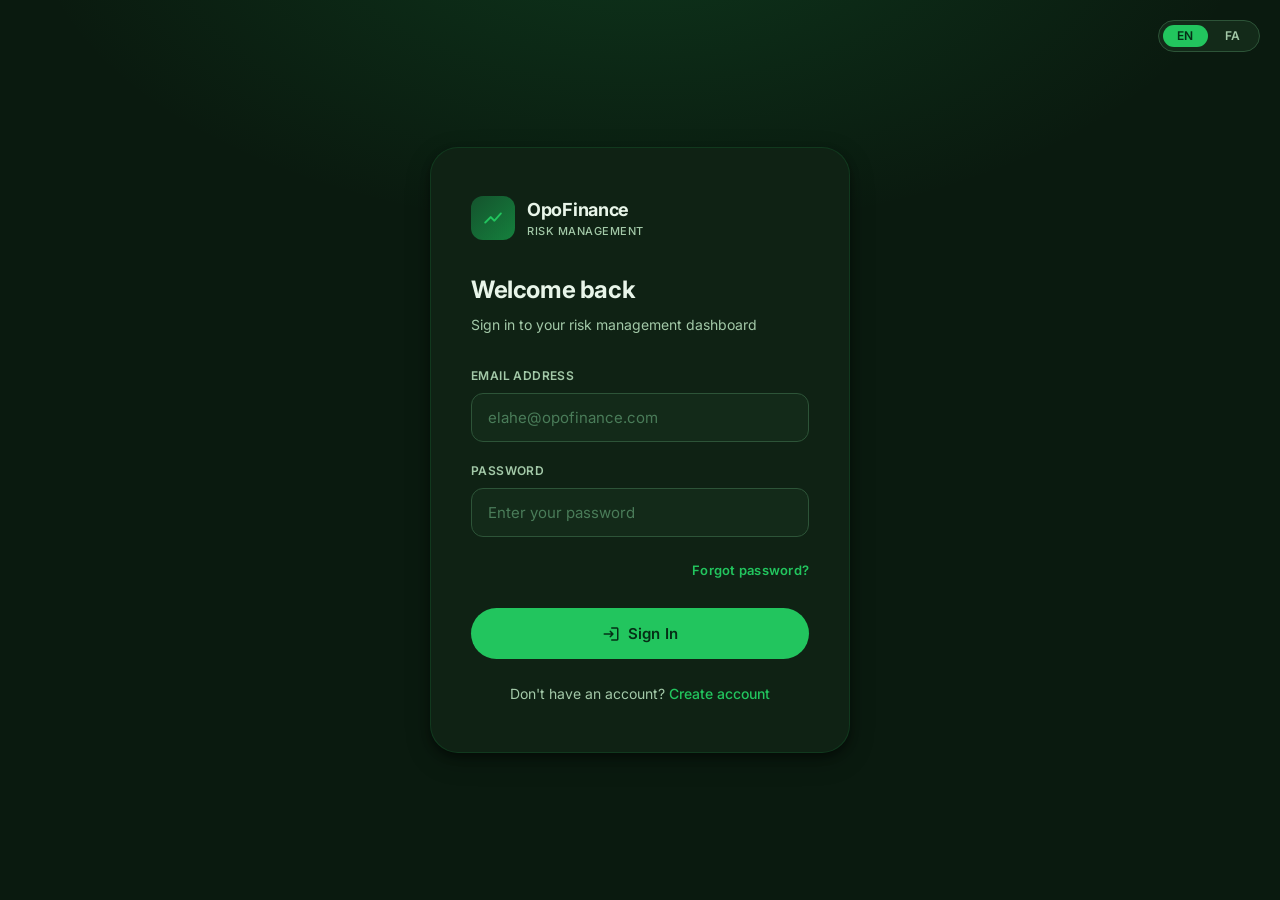
<file: phase2.html>
<!DOCTYPE html>
<html lang="en">
<head>
  <meta charset="UTF-8">
  <meta name="viewport" content="width=device-width, initial-scale=1.0">
  <title>OpoFinance — Phase 2 Accounts</title>
  <link rel="stylesheet" href="assets/css/styles.css">
</head>
<body>
<div class="sidebar-overlay" id="sidebarOverlay"></div>

<div class="app-shell">
  <aside class="sidebar" id="sidebar"></aside>

  <div class="main-content">
    <header class="topbar" id="topbar"></header>

    <main class="page-content">
      <div class="page-header">
        <h1 data-i18n="p2.page.title">Phase 2 Accounts</h1>
        <p data-i18n="p2.page.subtitle">Phase 2 verification accounts — results emailed to traders within 48 hours</p>
      </div>

      <!-- Stats -->
      <div class="stats-grid">
        <div class="stat-card stat-blue">
          <div class="stat-card-accent"></div>
          <div class="stat-icon"><span class="material-icons-round">pending_actions</span></div>
          <div class="stat-label" data-i18n="p2.stat.pending.label">Pending Review</div>
          <div class="stat-value">23</div>
          <div class="stat-note" data-i18n="p2.stat.pending.note">48hr email SLA</div>
        </div>
        <div class="stat-card stat-green">
          <div class="stat-card-accent"></div>
          <div class="stat-icon"><span class="material-icons-round">verified</span></div>
          <div class="stat-label" data-i18n="p2.stat.passed.label">Passed to Funded</div>
          <div class="stat-value">64</div>
          <div class="stat-note" data-i18n="p2.stat.passed.note">This month</div>
        </div>
        <div class="stat-card" style="background:var(--surface-container-low);border-color:var(--outline-variant)">
          <div class="stat-icon" style="background:rgba(255,180,171,.12)"><span class="material-icons-round" style="color:var(--error)">cancel</span></div>
          <div class="stat-label" data-i18n="p2.stat.failed.label">Failed</div>
          <div class="stat-value" style="font-size:32px">69</div>
          <div class="stat-note" data-i18n="p2.stat.failed.note">This month</div>
        </div>
        <div class="stat-card stat-yellow">
          <div class="stat-card-accent"></div>
          <div class="stat-icon"><span class="material-icons-round">percent</span></div>
          <div class="stat-label" data-i18n="p2.stat.rate.label">Pass Rate</div>
          <div class="stat-value">48%</div>
          <div class="stat-note" data-i18n="p2.stat.rate.note">Tighter criteria</div>
        </div>
      </div>

      <!-- Info banner -->
      <div style="background:rgba(147,197,253,.08);border:1px solid rgba(147,197,253,.2);border-radius:var(--radius-md);padding:14px 18px;display:flex;align-items:center;gap:12px;margin-bottom:20px">
        <span class="material-icons-round" style="color:var(--info)">info</span>
        <span style="font-size:13px;color:var(--on-surface-variant)">
          <span data-i18n="p2.info.before">Phase 2 requires a minimum of</span> <strong style="color:var(--on-surface)" data-i18n="p2.info.target">5% profit target</strong> <span data-i18n="p2.info.after">within 60 days with a stricter 5% max drawdown and 2% daily loss limit.</span>
        </span>
      </div>

      <!-- Filter bar -->
      <div class="filter-bar">
        <div class="search-box">
          <span class="material-icons-round">search</span>
          <input type="text" id="p2Search" data-i18n-placeholder="p2.search.ph" placeholder="Search trader or account ID…" oninput="filterTable()">
        </div>

        <button class="filter-chip active" data-filter="all" onclick="setFilter(this,'all')" data-i18n="filter.all">All</button>
        <button class="filter-chip" data-filter="pending" onclick="setFilter(this,'pending')" data-i18n="filter.pending">Pending</button>
        <button class="filter-chip" data-filter="passed" onclick="setFilter(this,'passed')" data-i18n="filter.passed">Passed</button>
        <button class="filter-chip" data-filter="failed" onclick="setFilter(this,'failed')" data-i18n="filter.failed">Failed</button>

        <button class="btn btn-outlined btn-sm" style="margin-left:auto" onclick="exportCSV()">
          <span class="material-icons-round" style="font-size:16px">download</span>
          <span data-i18n="btn.export-csv">Export CSV</span>
        </button>
      </div>

      <!-- Table -->
      <div class="table-container">
        <table id="p2Table">
          <thead>
            <tr>
              <th data-i18n="table.account-id">Account ID</th>
              <th data-i18n="table.trader">Trader Name</th>
              <th data-i18n="table.size">Account Size</th>
              <th data-i18n="table.start">Start Date</th>
              <th data-i18n="table.days">Trading Days</th>
              <th data-i18n="table.pnl">P&amp;L</th>
              <th data-i18n="table.max-dd">Max Drawdown</th>
              <th data-i18n="table.daily-dd">Daily DD Used</th>
              <th data-i18n="p2.table.profit-target">Profit Target</th>
              <th data-i18n="table.status">Status</th>
              <th data-i18n="table.actions">Actions</th>
            </tr>
          </thead>
          <tbody id="p2Body"></tbody>
        </table>
      </div>

      <div id="p2Empty" class="empty-state" style="display:none">
        <span class="material-icons-round">search_off</span>
        <h3 data-i18n="empty.title">No accounts found</h3>
        <p data-i18n="empty.desc">Try adjusting your search or filter criteria.</p>
      </div>

    </main>
  </div>
</div>

<script src="assets/js/i18n.js?v=2"></script>
<script src="assets/js/layout.js?v=2"></script>
<script src="assets/js/phase2.js?v=2"></script>
</body>
</html>
</file>
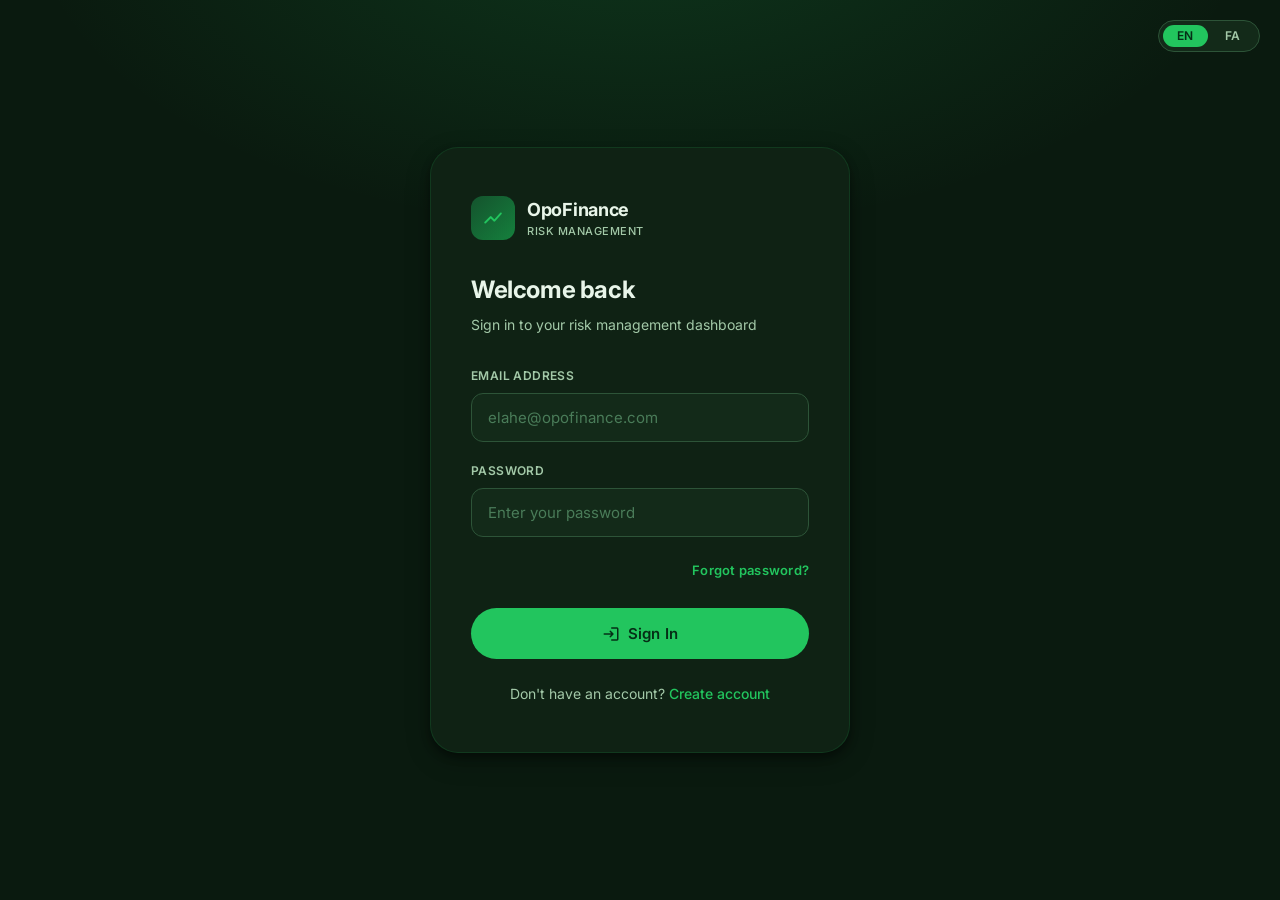
<file: risk-alerts.html>
<!DOCTYPE html>
<html lang="en">
<head>
  <meta charset="UTF-8">
  <meta name="viewport" content="width=device-width, initial-scale=1.0">
  <title>OpoFinance — Risk Alerts</title>
  <link rel="stylesheet" href="assets/css/styles.css">
  <style>
    /* ── Modal ─────────────────────────────────────────── */
    .modal-backdrop {
      display: none;
      position: fixed;
      inset: 0;
      background: rgba(0,0,0,.55);
      z-index: 200;
      align-items: center;
      justify-content: center;
      padding: 16px;
    }
    .modal-backdrop.open { display: flex; }

    .modal {
      background: var(--surface-container-low);
      border: 1px solid var(--outline-variant);
      border-radius: var(--radius-xl);
      width: 100%;
      max-width: 540px;
      max-height: 90vh;
      overflow-y: auto;
      padding: 28px;
      box-shadow: var(--elevation-3);
    }

    .modal-title {
      font-size: 17px;
      font-weight: 700;
      color: var(--on-surface);
      margin: 0 0 20px;
    }

    .modal-grid {
      display: grid;
      grid-template-columns: 1fr 1fr;
      gap: 14px;
    }

    .modal-grid .full { grid-column: 1 / -1; }

    .modal-field label {
      display: block;
      font-size: 12px;
      font-weight: 600;
      color: var(--on-surface-variant);
      margin-bottom: 5px;
      text-transform: uppercase;
      letter-spacing: .5px;
    }

    .modal-field input,
    .modal-field select,
    .modal-field textarea {
      width: 100%;
      background: var(--surface-container);
      border: 1px solid var(--outline-variant);
      border-radius: var(--radius-sm);
      color: var(--on-surface);
      font-size: 14px;
      padding: 9px 12px;
      box-sizing: border-box;
      outline: none;
      transition: border-color .15s;
    }

    .modal-field input:focus,
    .modal-field select:focus,
    .modal-field textarea:focus {
      border-color: var(--primary);
    }

    .modal-field textarea { resize: vertical; min-height: 72px; }

    .modal-actions {
      display: flex;
      justify-content: flex-end;
      gap: 10px;
      margin-top: 22px;
    }

    /* ── Toast ─────────────────────────────────────────── */
    .toast {
      position: fixed;
      bottom: 24px;
      right: 24px;
      z-index: 999;
      padding: 12px 18px;
      border-radius: var(--radius-md);
      font-size: 14px;
      font-weight: 500;
      display: flex;
      align-items: center;
      gap: 8px;
      box-shadow: var(--elevation-3);
      opacity: 0;
      transform: translateY(8px);
      transition: opacity .2s, transform .2s;
      pointer-events: none;
    }
    .toast.show { opacity: 1; transform: translateY(0); }
    .toast.success { background: var(--success-container); color: var(--on-surface); }
    .toast.error   { background: var(--error-container);   color: var(--on-surface); }

    /* ── Table actions ──────────────────────────────────── */
    .action-btn {
      background: transparent;
      border: 1px solid var(--outline-variant);
      border-radius: var(--radius-sm);
      color: var(--on-surface-variant);
      cursor: pointer;
      padding: 4px 8px;
      font-size: 12px;
      display: inline-flex;
      align-items: center;
      gap: 4px;
      transition: background .15s, color .15s;
    }
    .action-btn:hover { background: var(--surface-container); color: var(--on-surface); }
    .action-btn.danger:hover { background: var(--error-container); color: var(--on-surface); border-color: var(--error); }

    /* ── Severity / status badges ───────────────────────── */
    .sev-low      { background: rgba(147,197,253,.15); color: var(--info); }
    .sev-medium   { background: rgba(252,211,77,.15);  color: var(--warning); }
    .sev-high     { background: rgba(255,180,171,.2);  color: var(--error); }
    .sev-critical { background: rgba(255,100,100,.2);  color: #ff6464; font-weight:700; }

    .st-open      { background: rgba(252,211,77,.15);  color: var(--warning); }
    .st-reviewed  { background: rgba(147,197,253,.15); color: var(--info); }
    .st-resolved  { background: rgba(134,239,172,.15); color: var(--success); }
    .st-escalated { background: rgba(255,180,171,.2);  color: var(--error); }
    .st-dismissed { background: rgba(150,150,150,.15); color: var(--on-surface-variant); }

    /* ── Page toolbar ──────────────────────────────────── */
    .toolbar {
      display: flex;
      align-items: center;
      justify-content: space-between;
      margin-bottom: 18px;
      flex-wrap: wrap;
      gap: 12px;
    }

    .toolbar-left { display: flex; align-items: center; gap: 12px; }

    .filter-select {
      background: var(--surface-container);
      border: 1px solid var(--outline-variant);
      border-radius: var(--radius-sm);
      color: var(--on-surface);
      font-size: 13px;
      padding: 7px 10px;
      outline: none;
      cursor: pointer;
    }

    /* ── Empty / error states ───────────────────────────── */
    .state-msg {
      text-align: center;
      padding: 48px 24px;
      color: var(--on-surface-variant);
      font-size: 14px;
    }
    .state-msg .material-icons-round { font-size: 40px; display: block; margin-bottom: 10px; opacity: .5; }
  </style>
</head>
<body>
<div class="sidebar-overlay" id="sidebarOverlay"></div>

<div class="app-shell">
  <aside class="sidebar" id="sidebar"></aside>

  <div class="main-content">
    <header class="topbar" id="topbar"></header>

    <main class="page-content">

      <div class="page-header">
        <h1>Risk Alerts</h1>
        <p>Monitor and manage risk violations across all trader accounts</p>
      </div>

      <!-- Toolbar -->
      <div class="toolbar">
        <div class="toolbar-left">
          <select class="filter-select" id="filterStatus" title="Filter by status">
            <option value="">All Statuses</option>
            <option value="open">Open</option>
            <option value="reviewed">Reviewed</option>
            <option value="resolved">Resolved</option>
            <option value="escalated">Escalated</option>
            <option value="dismissed">Dismissed</option>
          </select>
          <select class="filter-select" id="filterSeverity" title="Filter by severity">
            <option value="">All Severities</option>
            <option value="low">Low</option>
            <option value="medium">Medium</option>
            <option value="high">High</option>
            <option value="critical">Critical</option>
          </select>
        </div>
        <button class="btn btn-primary" id="btnAddAlert">
          <span class="material-icons-round" style="font-size:17px">add</span>
          Add New Alert
        </button>
      </div>

      <!-- API error banner -->
      <div id="pageError" style="display:none;padding:12px 16px;border-radius:var(--radius-md);
           background:var(--error-container);color:var(--on-surface);font-size:14px;margin-bottom:16px;
           display:none;align-items:center;gap:8px">
        <span class="material-icons-round" style="font-size:18px">error_outline</span>
        <span id="pageErrorMsg"></span>
      </div>

      <!-- Table card -->
      <div class="card" style="padding:0;overflow:hidden">
        <div id="tableWrap">
          <div class="state-msg">
            <span class="material-icons-round">hourglass_top</span>
            Loading alerts…
          </div>
        </div>
      </div>

    </main>
  </div>
</div>

<!-- ── Add / Edit Modal ──────────────────────────────────────────────── -->
<div class="modal-backdrop" id="alertModal">
  <div class="modal" role="dialog" aria-modal="true" aria-labelledby="modalTitle">
    <div class="modal-title" id="modalTitle">Add Risk Alert</div>

    <div id="modalError" style="display:none;padding:10px 14px;border-radius:var(--radius-sm);
         background:var(--error-container);color:var(--on-surface);font-size:13px;margin-bottom:14px">
    </div>

    <form id="alertForm" novalidate>
      <input type="hidden" id="alertId">

      <div class="modal-grid">

        <div class="modal-field full">
          <label>Client Email <span style="color:var(--error)">*</span></label>
          <input type="email" id="fClientEmail" placeholder="trader@example.com" required>
        </div>

        <div class="modal-field">
          <label>Account Number</label>
          <input type="text" id="fAccountNumber" placeholder="ACC-001">
        </div>

        <div class="modal-field">
          <label>Symbol</label>
          <input type="text" id="fSymbol" placeholder="EURUSD">
        </div>

        <div class="modal-field">
          <label>Alert Type <span style="color:var(--error)">*</span></label>
          <select id="fAlertType" required>
            <option value="">— Select —</option>
            <option value="daily_loss">Daily Loss</option>
            <option value="total_drawdown">Total Drawdown</option>
            <option value="trailing_drawdown">Trailing Drawdown</option>
            <option value="margin_call">Margin Call</option>
            <option value="lot_size">Lot Size</option>
            <option value="overexposure">Overexposure</option>
            <option value="news_trading">News Trading</option>
            <option value="weekend_holding">Weekend Holding</option>
            <option value="profit_target">Profit Target</option>
            <option value="suspicious_activity">Suspicious Activity</option>
          </select>
        </div>

        <div class="modal-field">
          <label>Severity</label>
          <select id="fSeverity">
            <option value="low">Low</option>
            <option value="medium" selected>Medium</option>
            <option value="high">High</option>
            <option value="critical">Critical</option>
          </select>
        </div>

        <div class="modal-field">
          <label>Value at Breach</label>
          <input type="number" id="fValueTriggered" placeholder="e.g. 520.00" step="any">
        </div>

        <div class="modal-field">
          <label>Rule Limit</label>
          <input type="number" id="fThreshold" placeholder="e.g. 500.00" step="any">
        </div>

        <div class="modal-field">
          <label>Status</label>
          <select id="fStatus">
            <option value="open" selected>Open</option>
            <option value="reviewed">Reviewed</option>
            <option value="resolved">Resolved</option>
            <option value="escalated">Escalated</option>
            <option value="dismissed">Dismissed</option>
          </select>
        </div>

        <div class="modal-field full">
          <label>Description</label>
          <textarea id="fDescription" placeholder="Brief description of the violation…"></textarea>
        </div>

        <div class="modal-field full">
          <label>Notes</label>
          <textarea id="fNotes" placeholder="Risk manager notes…"></textarea>
        </div>

      </div>

      <div class="modal-actions">
        <button type="button" class="btn btn-outlined" id="btnModalCancel">Cancel</button>
        <button type="submit" class="btn btn-primary" id="btnModalSave">
          <span class="material-icons-round" style="font-size:16px">save</span>
          Save Alert
        </button>
      </div>
    </form>
  </div>
</div>

<!-- ── Toast ─────────────────────────────────────────────────────────── -->
<div class="toast" id="toast">
  <span class="material-icons-round" id="toastIcon" style="font-size:18px">check_circle</span>
  <span id="toastMsg"></span>
</div>

<script src="assets/js/api.js"></script>
<script src="assets/js/i18n.js?v=2"></script>
<script src="assets/js/layout.js?v=2"></script>
<script src="assets/js/risk-alerts.js"></script>
</body>
</html>
</file>
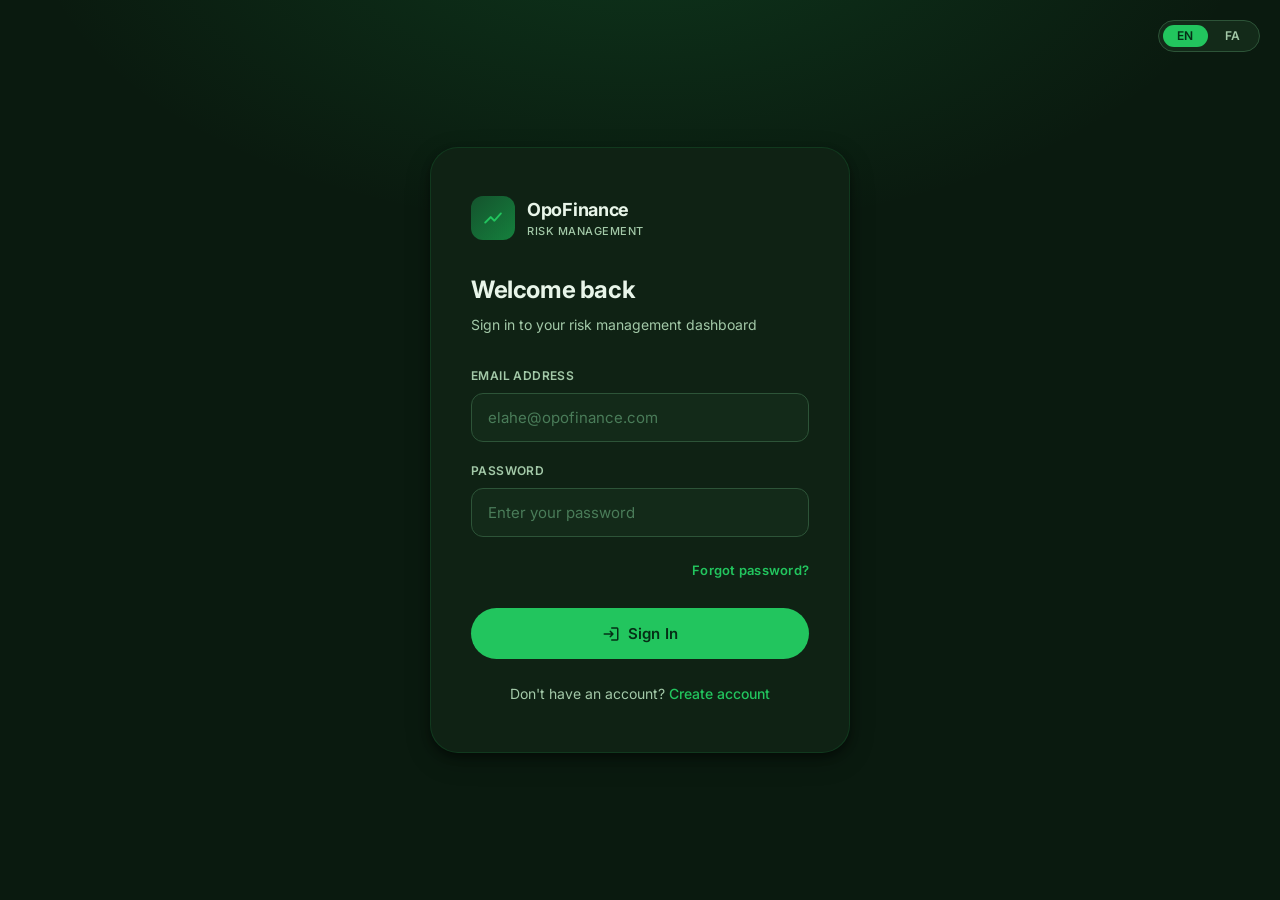
<file: settings.html>
<!DOCTYPE html>
<html lang="en">
<head>
  <meta charset="UTF-8">
  <meta name="viewport" content="width=device-width, initial-scale=1.0">
  <title>OpoFinance — Settings</title>
  <link rel="stylesheet" href="assets/css/styles.css">
</head>
<body>
<div class="sidebar-overlay" id="sidebarOverlay"></div>

<div class="app-shell">
  <aside class="sidebar" id="sidebar"></aside>

  <div class="main-content">
    <header class="topbar" id="topbar"></header>

    <main class="page-content">
      <div class="page-header">
        <h1 data-i18n="settings.page.title">Settings</h1>
        <p data-i18n="settings.page.subtitle">Manage your profile, notification preferences, and risk parameters</p>
      </div>

      <div class="settings-layout">

        <!-- Settings sidebar nav -->
        <div class="card" style="padding:12px">
          <nav style="display:flex;flex-direction:column;gap:2px">
            <button class="nav-item active" onclick="showSection('profile')" id="nav-profile">
              <span class="material-icons-round">person</span> <span data-i18n="settings.nav.profile">Profile</span>
            </button>
            <button class="nav-item" onclick="showSection('notifications')" id="nav-notifications">
              <span class="material-icons-round">notifications</span> <span data-i18n="settings.nav.notifications">Notifications</span>
            </button>
            <button class="nav-item" onclick="showSection('risk')" id="nav-risk">
              <span class="material-icons-round">security</span> <span data-i18n="settings.nav.risk">Risk Parameters</span>
            </button>
            <button class="nav-item" onclick="showSection('appearance')" id="nav-appearance">
              <span class="material-icons-round">palette</span> <span data-i18n="settings.nav.appearance">Appearance</span>
            </button>
            <button class="nav-item" onclick="showSection('security')" id="nav-security">
              <span class="material-icons-round">lock</span> <span data-i18n="settings.nav.security">Security</span>
            </button>
          </nav>
        </div>

        <!-- Settings content -->
        <div>

          <!-- Profile Section -->
          <div id="section-profile">
            <div class="card">
              <div class="settings-section">
                <div class="settings-section-title" data-i18n="settings.profile.title">Profile Information</div>

                <!-- Avatar -->
                <div style="display:flex;align-items:center;gap:20px;padding:16px 0;border-bottom:1px solid rgba(73,69,79,.2)">
                  <div class="avatar" style="width:72px;height:72px;font-size:24px;font-weight:700">EL</div>
                  <div>
                    <div class="font-semibold" style="margin-bottom:4px" data-i18n="settings.profile.photo">Profile Photo</div>
                    <div class="text-sm text-muted" style="margin-bottom:12px" data-i18n="settings.profile.photo.sub">Avatar is generated from your initials</div>
                    <button class="btn btn-outlined btn-sm" data-i18n="settings.profile.photo.btn">Change Photo</button>
                  </div>
                </div>

                <div class="settings-row">
                  <div>
                    <div class="settings-row-label" data-i18n="settings.profile.name.label">Full Name</div>
                    <div class="settings-row-desc" data-i18n="settings.profile.name.desc">Your display name across the platform</div>
                  </div>
                  <input class="settings-input" type="text" value="Elahe Ahmadi">
                </div>

                <div class="settings-row">
                  <div>
                    <div class="settings-row-label" data-i18n="settings.profile.email.label">Email Address</div>
                    <div class="settings-row-desc" data-i18n="settings.profile.email.desc">Used for login and system alerts</div>
                  </div>
                  <input class="settings-input" type="email" value="elahe@forexrm.io">
                </div>

                <div class="settings-row">
                  <div>
                    <div class="settings-row-label" data-i18n="settings.profile.title.label">Job Title</div>
                    <div class="settings-row-desc" data-i18n="settings.profile.title.desc">Shown on your profile and reports</div>
                  </div>
                  <input class="settings-input" type="text" value="Risk Management Analyst">
                </div>

                <div class="settings-row">
                  <div>
                    <div class="settings-row-label" data-i18n="settings.profile.tz.label">Timezone</div>
                    <div class="settings-row-desc" data-i18n="settings.profile.tz.desc">Used for scheduling and timestamps</div>
                  </div>
                  <select class="select-field">
                    <option data-i18n="settings.profile.tz.opt1">UTC+3:30 — Tehran</option>
                    <option data-i18n="settings.profile.tz.opt2">UTC+0 — London</option>
                    <option data-i18n="settings.profile.tz.opt3">UTC-5 — New York</option>
                    <option data-i18n="settings.profile.tz.opt4">UTC+8 — Singapore</option>
                  </select>
                </div>
              </div>

              <div style="display:flex;justify-content:flex-end;gap:12px;padding-top:8px">
                <button class="btn btn-outlined" data-i18n="btn.cancel">Cancel</button>
                <button class="btn btn-primary" style="width:auto;padding:12px 28px" onclick="showToast('toast.profile-saved')" data-i18n="btn.save-changes">Save Changes</button>
              </div>
            </div>
          </div>

          <!-- Notifications Section -->
          <div id="section-notifications" style="display:none">
            <div class="card">
              <div class="settings-section">
                <div class="settings-section-title" data-i18n="settings.notif.title">Email Notification Preferences</div>

                <div class="settings-row">
                  <div>
                    <div class="settings-row-label" data-i18n="settings.notif.p1.label">Phase 1 Results</div>
                    <div class="settings-row-desc" data-i18n="settings.notif.p1.desc">Notify me when Phase 1 reviews are completed</div>
                  </div>
                  <label class="toggle-switch">
                    <input type="checkbox" checked>
                    <span class="toggle-track"></span>
                  </label>
                </div>

                <div class="settings-row">
                  <div>
                    <div class="settings-row-label" data-i18n="settings.notif.p2.label">Phase 2 Results</div>
                    <div class="settings-row-desc" data-i18n="settings.notif.p2.desc">Notify me when Phase 2 evaluations are done</div>
                  </div>
                  <label class="toggle-switch">
                    <input type="checkbox" checked>
                    <span class="toggle-track"></span>
                  </label>
                </div>

                <div class="settings-row">
                  <div>
                    <div class="settings-row-label" data-i18n="settings.notif.risk.label">Risk Alerts</div>
                    <div class="settings-row-desc" data-i18n="settings.notif.risk.desc">Receive alerts for drawdown warnings and breaches</div>
                  </div>
                  <label class="toggle-switch">
                    <input type="checkbox" checked>
                    <span class="toggle-track"></span>
                  </label>
                </div>

                <div class="settings-row">
                  <div>
                    <div class="settings-row-label" data-i18n="settings.notif.payout.label">Payout Requests</div>
                    <div class="settings-row-desc" data-i18n="settings.notif.payout.desc">Notify me when traders submit payout requests</div>
                  </div>
                  <label class="toggle-switch">
                    <input type="checkbox" checked>
                    <span class="toggle-track"></span>
                  </label>
                </div>

                <div class="settings-row">
                  <div>
                    <div class="settings-row-label" data-i18n="settings.notif.daily.label">Daily Summary Report</div>
                    <div class="settings-row-desc" data-i18n="settings.notif.daily.desc">Receive a daily digest at 08:00 each morning</div>
                  </div>
                  <label class="toggle-switch">
                    <input type="checkbox" checked>
                    <span class="toggle-track"></span>
                  </label>
                </div>

                <div class="settings-row">
                  <div>
                    <div class="settings-row-label" data-i18n="settings.notif.time.label">Delivery Time</div>
                    <div class="settings-row-desc" data-i18n="settings.notif.time.desc">Default time for batch email dispatch</div>
                  </div>
                  <select class="select-field">
                    <option>08:00 AM</option>
                    <option>09:00 AM</option>
                    <option>10:00 AM</option>
                    <option>12:00 PM</option>
                  </select>
                </div>
              </div>

              <div style="display:flex;justify-content:flex-end;gap:12px;padding-top:8px">
                <button class="btn btn-primary" style="width:auto;padding:12px 28px" onclick="showToast('toast.notif-saved')" data-i18n="settings.notif.save">Save Preferences</button>
              </div>
            </div>
          </div>

          <!-- Risk Parameters -->
          <div id="section-risk" style="display:none">
            <div class="card">
              <div class="settings-section">
                <div class="settings-section-title" data-i18n="settings.risk.p1.title">Phase 1 Challenge Rules</div>

                <div class="settings-row">
                  <div>
                    <div class="settings-row-label" data-i18n="settings.risk.profit.label">Profit Target</div>
                    <div class="settings-row-desc" data-i18n="settings.risk.p1profit.desc">Required profit to pass Phase 1</div>
                  </div>
                  <div style="display:flex;align-items:center;gap:8px">
                    <input class="settings-input" type="number" value="8" style="min-width:80px;width:80px">
                    <span class="text-muted">%</span>
                  </div>
                </div>

                <div class="settings-row">
                  <div>
                    <div class="settings-row-label" data-i18n="settings.risk.dd.label">Max Drawdown</div>
                    <div class="settings-row-desc" data-i18n="settings.risk.p1dd.desc">Maximum overall account drawdown allowed</div>
                  </div>
                  <div style="display:flex;align-items:center;gap:8px">
                    <input class="settings-input" type="number" value="10" style="min-width:80px;width:80px">
                    <span class="text-muted">%</span>
                  </div>
                </div>

                <div class="settings-row">
                  <div>
                    <div class="settings-row-label" data-i18n="settings.risk.loss.label">Daily Loss Limit</div>
                    <div class="settings-row-desc" data-i18n="settings.risk.p1loss.desc">Maximum loss allowed in a single trading day</div>
                  </div>
                  <div style="display:flex;align-items:center;gap:8px">
                    <input class="settings-input" type="number" value="5" style="min-width:80px;width:80px">
                    <span class="text-muted">%</span>
                  </div>
                </div>

                <div class="settings-row">
                  <div>
                    <div class="settings-row-label" data-i18n="settings.risk.days.label">Trading Days (min)</div>
                    <div class="settings-row-desc" data-i18n="settings.risk.days.desc">Minimum trading days required before evaluation</div>
                  </div>
                  <div style="display:flex;align-items:center;gap:8px">
                    <input class="settings-input" type="number" value="5" style="min-width:80px;width:80px">
                    <span class="text-muted" data-i18n="settings.risk.days.unit">days</span>
                  </div>
                </div>
              </div>

              <div class="settings-section">
                <div class="settings-section-title" data-i18n="settings.risk.p2.title">Phase 2 Verification Rules</div>

                <div class="settings-row">
                  <div>
                    <div class="settings-row-label" data-i18n="settings.risk.profit.label">Profit Target</div>
                    <div class="settings-row-desc" data-i18n="settings.risk.p2profit.desc">Required profit to pass Phase 2</div>
                  </div>
                  <div style="display:flex;align-items:center;gap:8px">
                    <input class="settings-input" type="number" value="5" style="min-width:80px;width:80px">
                    <span class="text-muted">%</span>
                  </div>
                </div>

                <div class="settings-row">
                  <div>
                    <div class="settings-row-label" data-i18n="settings.risk.dd.label">Max Drawdown</div>
                    <div class="settings-row-desc" data-i18n="settings.risk.p2dd.desc">Stricter drawdown rule for Phase 2</div>
                  </div>
                  <div style="display:flex;align-items:center;gap:8px">
                    <input class="settings-input" type="number" value="5" style="min-width:80px;width:80px">
                    <span class="text-muted">%</span>
                  </div>
                </div>

                <div class="settings-row">
                  <div>
                    <div class="settings-row-label" data-i18n="settings.risk.loss.label">Daily Loss Limit</div>
                    <div class="settings-row-desc" data-i18n="settings.risk.p2loss.desc">Daily drawdown cap for Phase 2</div>
                  </div>
                  <div style="display:flex;align-items:center;gap:8px">
                    <input class="settings-input" type="number" value="2" style="min-width:80px;width:80px">
                    <span class="text-muted">%</span>
                  </div>
                </div>
              </div>

              <div style="display:flex;justify-content:flex-end;gap:12px;padding-top:8px">
                <button class="btn btn-outlined" data-i18n="settings.risk.reset">Reset to Defaults</button>
                <button class="btn btn-primary" style="width:auto;padding:12px 28px" onclick="showToast('toast.risk-saved')" data-i18n="settings.risk.save">Save Parameters</button>
              </div>
            </div>
          </div>

          <!-- Appearance Section -->
          <div id="section-appearance" style="display:none">
            <div class="card">
              <div class="settings-section">
                <div class="settings-section-title" data-i18n="settings.appear.title">Appearance</div>

                <div class="settings-row">
                  <div>
                    <div class="settings-row-label" data-i18n="settings.appear.mode.label">Color Mode</div>
                    <div class="settings-row-desc" data-i18n="settings.appear.mode.desc">Choose your preferred interface theme</div>
                  </div>
                  <select class="select-field" id="themeSelect">
                    <option value="dark" selected data-i18n="settings.appear.dark">Dark Mode</option>
                    <option value="light" data-i18n="settings.appear.light">Light Mode</option>
                  </select>
                </div>

                <div class="settings-row">
                  <div>
                    <div class="settings-row-label" data-i18n="settings.appear.compact.label">Compact Tables</div>
                    <div class="settings-row-desc" data-i18n="settings.appear.compact.desc">Reduce row height in data tables for more density</div>
                  </div>
                  <label class="toggle-switch">
                    <input type="checkbox">
                    <span class="toggle-track"></span>
                  </label>
                </div>

                <div class="settings-row">
                  <div>
                    <div class="settings-row-label" data-i18n="settings.appear.sidebar.label">Sidebar Collapsed by Default</div>
                    <div class="settings-row-desc" data-i18n="settings.appear.sidebar.desc">Start with the sidebar minimized on load</div>
                  </div>
                  <label class="toggle-switch">
                    <input type="checkbox">
                    <span class="toggle-track"></span>
                  </label>
                </div>

                <div class="settings-row">
                  <div>
                    <div class="settings-row-label" data-i18n="settings.appear.anim.label">Animations</div>
                    <div class="settings-row-desc" data-i18n="settings.appear.anim.desc">Enable UI transition animations</div>
                  </div>
                  <label class="toggle-switch">
                    <input type="checkbox" checked>
                    <span class="toggle-track"></span>
                  </label>
                </div>

                <div class="settings-row">
                  <div>
                    <div class="settings-row-label" data-i18n="settings.appear.defview.label">Default Dashboard View</div>
                    <div class="settings-row-desc" data-i18n="settings.appear.defview.desc">Page shown after login</div>
                  </div>
                  <select class="select-field">
                    <option data-i18n="settings.appear.defview.dash">Dashboard Overview</option>
                    <option data-i18n="settings.appear.defview.p1">Phase 1 Accounts</option>
                    <option data-i18n="settings.appear.defview.p2">Phase 2 Accounts</option>
                    <option data-i18n="settings.appear.defview.funded">Funded Accounts</option>
                  </select>
                </div>
              </div>

              <div style="display:flex;justify-content:flex-end;gap:12px;padding-top:8px">
                <button class="btn btn-primary" style="width:auto;padding:12px 28px" onclick="showToast('toast.appearance-saved')" data-i18n="settings.appear.save">Save</button>
              </div>
            </div>
          </div>

          <!-- Security Section -->
          <div id="section-security" style="display:none">
            <div class="card">
              <div class="settings-section">
                <div class="settings-section-title" data-i18n="settings.sec.pwd.title">Password</div>

                <div class="settings-row">
                  <div>
                    <div class="settings-row-label" data-i18n="settings.sec.cur-pwd.label">Current Password</div>
                  </div>
                  <input class="settings-input" type="password" placeholder="••••••••••">
                </div>
                <div class="settings-row">
                  <div>
                    <div class="settings-row-label" data-i18n="settings.sec.new-pwd.label">New Password</div>
                  </div>
                  <input class="settings-input" type="password" data-i18n-placeholder="settings.sec.new-pwd.ph" placeholder="At least 12 characters">
                </div>
                <div class="settings-row">
                  <div>
                    <div class="settings-row-label" data-i18n="settings.sec.conf-pwd.label">Confirm New Password</div>
                  </div>
                  <input class="settings-input" type="password" data-i18n-placeholder="settings.sec.conf-pwd.ph" placeholder="Repeat new password">
                </div>
              </div>

              <div class="settings-section">
                <div class="settings-section-title" data-i18n="settings.sec.2fa.title">Two-Factor Authentication</div>

                <div class="settings-row">
                  <div>
                    <div class="settings-row-label" data-i18n="settings.sec.totp.label">Authenticator App (TOTP)</div>
                    <div class="settings-row-desc" data-i18n="settings.sec.totp.desc">Require a verification code on each login</div>
                  </div>
                  <label class="toggle-switch">
                    <input type="checkbox" checked>
                    <span class="toggle-track"></span>
                  </label>
                </div>

                <div class="settings-row">
                  <div>
                    <div class="settings-row-label" data-i18n="settings.sec.login-notif.label">Login Notifications</div>
                    <div class="settings-row-desc" data-i18n="settings.sec.login-notif.desc">Email me when a new login is detected</div>
                  </div>
                  <label class="toggle-switch">
                    <input type="checkbox" checked>
                    <span class="toggle-track"></span>
                  </label>
                </div>
              </div>

              <div style="display:flex;justify-content:space-between;align-items:center;padding-top:8px">
                <button class="btn btn-outlined" style="border-color:var(--error);color:var(--error)" onclick="signOut()">
                  <span class="material-icons-round" style="font-size:16px">logout</span>
                  <span data-i18n="settings.sec.signout">Sign Out</span>
                </button>
                <button class="btn btn-primary" style="width:auto;padding:12px 28px" onclick="showToast('toast.security-saved')" data-i18n="settings.sec.update-pwd">Update Password</button>
              </div>
            </div>
          </div>

        </div>
      </div>

      <!-- Toast -->
      <div id="toast" style="
        position:fixed;bottom:28px;right:28px;
        background:var(--surface-container-highest);
        border:1px solid var(--outline-variant);
        border-radius:var(--radius-lg);
        padding:14px 20px;
        display:flex;align-items:center;gap:12px;
        font-size:14px;font-weight:500;
        box-shadow:var(--elevation-3);
        transform:translateY(80px);opacity:0;
        transition:all .3s cubic-bezier(.2,0,0,1);
        z-index:999;pointer-events:none;
      ">
        <span class="material-icons-round" style="color:var(--success)">check_circle</span>
        <span id="toastMsg">Saved</span>
      </div>

    </main>
  </div>
</div>

<script src="assets/js/i18n.js?v=2"></script>
<script src="assets/js/layout.js?v=2"></script>
<script src="assets/js/settings.js?v=2"></script>
</body>
</html>
</file>
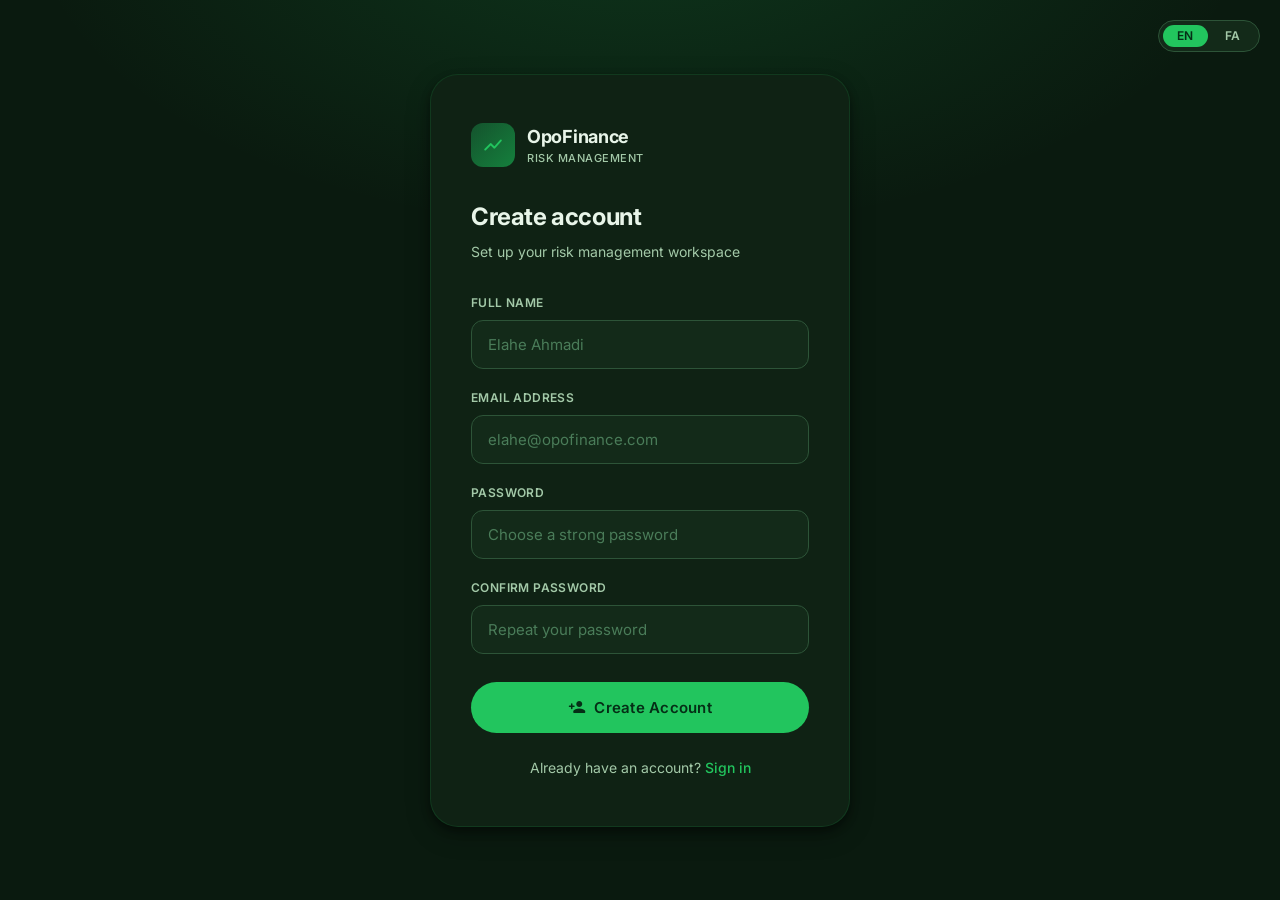
<file: signup.html>
<!DOCTYPE html>
<html lang="en">
<head>
  <meta charset="UTF-8">
  <meta name="viewport" content="width=device-width, initial-scale=1.0">
  <title>OpoFinance — Sign Up</title>
  <link rel="stylesheet" href="assets/css/styles.css">
</head>
<body class="auth-page">

  <!-- Language switcher -->
  <div class="lang-switcher" role="group" aria-label="Language selector">
    <button class="lang-btn active" data-lang="en" aria-pressed="true">EN</button>
    <button class="lang-btn"        data-lang="fa" aria-pressed="false">FA</button>
  </div>

  <div class="auth-card">
    <div class="auth-logo">
      <div class="auth-logo-icon">
        <span class="material-icons-round">show_chart</span>
      </div>
      <div>
        <div class="auth-logo-text">OpoFinance</div>
        <div class="auth-logo-sub" data-i18n="brand.sub">Risk Management Portal</div>
      </div>
    </div>

    <h1 class="auth-title" data-i18n="signup.title">Create account</h1>
    <p class="auth-subtitle" data-i18n="signup.subtitle">Set up your risk management workspace</p>

    <form id="signupForm" novalidate>
      <div class="form-field">
        <label for="fullName" data-i18n="signup.label.fullname">Full Name</label>
        <input type="text" id="fullName"
               data-i18n-placeholder="ph.fullname"
               placeholder="Elahe Ahmadi"
               autocomplete="name">
      </div>

      <div class="form-field">
        <label for="email" data-i18n="signup.label.email">Email Address</label>
        <input type="email" id="email"
               data-i18n-placeholder="ph.email"
               placeholder="elahe@opofinance.com"
               autocomplete="email">
      </div>

      <div class="form-field">
        <label for="password" data-i18n="signup.label.password">Password</label>
        <input type="password" id="password"
               data-i18n-placeholder="ph.new.password"
               placeholder="Choose a strong password"
               autocomplete="new-password">
      </div>

      <div class="form-field">
        <label for="confirmPass" data-i18n="signup.label.confirm">Confirm Password</label>
        <input type="password" id="confirmPass"
               data-i18n-placeholder="ph.confirm.password"
               placeholder="Repeat your password"
               autocomplete="new-password">
      </div>

      <div class="auth-error" id="signupError">
        <span data-i18n="signup.error">Passwords do not match. Please try again.</span>
      </div>

      <button type="submit" class="btn btn-primary" style="margin-top:8px">
        <span class="material-icons-round" style="font-size:18px">person_add</span>
        <span data-i18n="signup.submit">Create Account</span>
      </button>
    </form>

    <div class="auth-footer">
      <span data-i18n="signup.footer.text">Already have an account?</span>
      <a href="index.html" data-i18n="signup.footer.link">Sign in</a>
    </div>
  </div>

  <script src="assets/js/api.js"></script>
  <script src="assets/js/i18n.js"></script>
  <script src="assets/js/signup.js"></script>
</body>
</html>
</file>
<file: assets/css/styles.css>
@import url('https://fonts.googleapis.com/css2?family=Inter:wght@300;400;500;600;700&display=swap');
@import url('https://fonts.googleapis.com/css2?family=Vazirmatn:wght@400;500;600;700&display=swap');
@import url('https://fonts.googleapis.com/icon?family=Material+Icons+Round');

*, *::before, *::after { box-sizing: border-box; margin: 0; padding: 0; }

/* ── DARK THEME (default) ────────────────────────────────── */
:root {
  color-scheme: dark;

  /* Primary — strong mid-green */
  --primary:              #22c55e;
  --on-primary:           #052e16;
  --primary-container:    #14532d;
  --on-primary-container: #bbf7d0;
  --primary-dim:          #16a34a;

  /* Secondary — soft light green */
  --secondary:              #86efac;
  --on-secondary:           #052e16;
  --secondary-container:    #166534;
  --on-secondary-container: #dcfce7;

  /* Surfaces — deep dark-green tinted */
  --surface:                    #0a1a0f;
  --surface-container-lowest:   #060e09;
  --surface-container-low:      #0f2214;
  --surface-container:          #132a19;
  --surface-container-high:     #1a3520;
  --surface-container-highest:  #214028;

  /* Text */
  --on-surface:         #e8f5e9;
  --on-surface-variant: #a3c9a8;

  /* Outlines */
  --outline:         #4a7c59;
  --outline-variant: #2d5438;

  /* Semantic — errors stay red, warnings/info unchanged */
  --error:             #FFB4AB;
  --error-container:   #93000A;
  --success:           #86EFAC;
  --success-container: #14532D;
  --warning:           #FCD34D;
  --warning-container: #78350F;
  --info:              #93C5FD;

  /* Layout */
  --sidebar-width:  264px;
  --topbar-height:  64px;
  --radius-sm: 8px;
  --radius-md: 12px;
  --radius-lg: 16px;
  --radius-xl: 28px;

  --elevation-1: 0 1px 2px rgba(0,0,0,.4), 0 2px 6px rgba(0,0,0,.2);
  --elevation-2: 0 2px 4px rgba(0,0,0,.4), 0 4px 12px rgba(0,0,0,.2);
  --elevation-3: 0 4px 8px rgba(0,0,0,.4), 0 8px 24px rgba(0,0,0,.25);

  --transition: 220ms cubic-bezier(.2,0,0,1);
  --font: 'Inter', system-ui, sans-serif;
}

/* ── LIGHT THEME ─────────────────────────────────────────── */
[data-theme="light"] {
  color-scheme: light;

  --primary:              #16a34a;
  --on-primary:           #ffffff;
  --primary-container:    #dcfce7;
  --on-primary-container: #052e16;
  --primary-dim:          #15803d;

  --secondary:              #15803d;
  --on-secondary:           #ffffff;
  --secondary-container:    #dcfce7;
  --on-secondary-container: #052e16;

  --surface:                   #f0fdf4;
  --surface-container-lowest:  #ffffff;
  --surface-container-low:     #f0fdf4;
  --surface-container:         #dcfce7;
  --surface-container-high:    #bbf7d0;
  --surface-container-highest: #86efac;

  --on-surface:         #052e16;
  --on-surface-variant: #166534;
  --outline:         #4a7c59;
  --outline-variant: #86efac;

  --error:             #B3261E;
  --error-container:   #F9DEDC;
  --success:           #146C2E;
  --success-container: #C8F0D4;
  --warning:           #7A5900;
  --warning-container: #FFDEA7;
  --info:              #0061A4;

  --elevation-1: 0 1px 2px rgba(0,0,0,.12), 0 2px 6px rgba(0,0,0,.06);
  --elevation-2: 0 2px 4px rgba(0,0,0,.12), 0 4px 12px rgba(0,0,0,.06);
  --elevation-3: 0 4px 8px rgba(0,0,0,.12), 0 8px 24px rgba(0,0,0,.08);
}

/* ── SMOOTH THEME TRANSITION ─────────────────────────────── */
/* Only active for the ~280ms after the toggle fires */
html.theme-switching,
html.theme-switching *,
html.theme-switching *::before,
html.theme-switching *::after {
  transition:
    background-color 260ms cubic-bezier(.2,0,0,1),
    color            260ms cubic-bezier(.2,0,0,1),
    border-color     260ms cubic-bezier(.2,0,0,1),
    box-shadow       260ms cubic-bezier(.2,0,0,1) !important;
}

html { font-size: 16px; scroll-behavior: smooth; }

body {
  font-family: var(--font);
  background: var(--surface);
  color: var(--on-surface);
  min-height: 100vh;
  line-height: 1.5;
  -webkit-font-smoothing: antialiased;
}

/* ── AUTH PAGES ─────────────────────────────────────────── */
.auth-page {
  min-height: 100vh;
  display: flex;
  align-items: center;
  justify-content: center;
  background: radial-gradient(ellipse 80% 60% at 50% -10%, rgba(34,197,94,.16) 0%, transparent 60%),
              var(--surface);
  padding: 24px;
}

.auth-card {
  background: var(--surface-container-low);
  border: 1px solid rgba(34,197,94,.14);
  border-radius: var(--radius-xl);
  padding: 48px 40px;
  width: 100%;
  max-width: 420px;
  box-shadow: var(--elevation-3);
}

.auth-logo {
  display: flex;
  align-items: center;
  gap: 12px;
  margin-bottom: 32px;
}

.auth-logo-icon {
  width: 44px;
  height: 44px;
  background: linear-gradient(135deg, var(--primary-container), #15803d);
  border-radius: var(--radius-md);
  display: flex;
  align-items: center;
  justify-content: center;
}

.auth-logo-icon .material-icons-round { color: var(--primary); font-size: 22px; }

.auth-logo-text { font-size: 18px; font-weight: 700; color: var(--on-surface); letter-spacing: -.3px; }
.auth-logo-sub  { font-size: 11px; color: var(--on-surface-variant); font-weight: 500; letter-spacing: .5px; text-transform: uppercase; }

.auth-title    { font-size: 24px; font-weight: 700; color: var(--on-surface); margin-bottom: 6px; letter-spacing: -.4px; }
.auth-subtitle { font-size: 14px; color: var(--on-surface-variant); margin-bottom: 32px; }

.form-field { margin-bottom: 20px; }

.form-field label {
  display: block;
  font-size: 12px;
  font-weight: 600;
  color: var(--on-surface-variant);
  margin-bottom: 8px;
  letter-spacing: .4px;
  text-transform: uppercase;
}

.form-field input {
  width: 100%;
  background: var(--surface-container);
  border: 1.5px solid var(--outline-variant);
  border-radius: var(--radius-md);
  padding: 14px 16px;
  font-size: 15px;
  font-family: var(--font);
  color: var(--on-surface);
  outline: none;
  transition: border-color var(--transition), box-shadow var(--transition);
}

.form-field input:focus {
  border-color: var(--primary);
  box-shadow: 0 0 0 3px rgba(34,197,94,.15);
}

.form-field input::placeholder { color: var(--outline); }

.btn {
  display: inline-flex;
  align-items: center;
  justify-content: center;
  gap: 8px;
  padding: 14px 24px;
  border-radius: var(--radius-xl);
  font-family: var(--font);
  font-size: 14px;
  font-weight: 600;
  letter-spacing: .25px;
  cursor: pointer;
  border: none;
  outline: none;
  transition: all var(--transition);
  text-decoration: none;
}

.btn-primary {
  background: var(--primary);
  color: var(--on-primary);
  width: 100%;
  padding: 16px;
  font-size: 15px;
}

.btn-primary:hover  { background: #4ade80; box-shadow: var(--elevation-2); transform: translateY(-1px); }
.btn-primary:active { transform: translateY(0); }

.btn-outlined {
  background: transparent;
  border: 1.5px solid var(--outline-variant);
  color: var(--on-surface);
}

.btn-outlined:hover { border-color: var(--primary); color: var(--primary); background: rgba(34,197,94,.08); }

.btn-text {
  background: transparent;
  color: var(--primary);
  padding: 10px 16px;
}

.btn-text:hover { background: rgba(34,197,94,.1); }

.btn-icon {
  background: transparent;
  color: var(--on-surface-variant);
  padding: 10px;
  border-radius: 50%;
  width: 40px;
  height: 40px;
}

.btn-icon:hover { background: var(--surface-container-high); color: var(--on-surface); }

.btn-sm { padding: 8px 16px; font-size: 13px; }

.auth-footer { text-align: center; margin-top: 24px; font-size: 14px; color: var(--on-surface-variant); }
.auth-footer a { color: var(--primary); text-decoration: none; font-weight: 500; }
.auth-footer a:hover { text-decoration: underline; }

.auth-error {
  background: rgba(255,180,171,.1);
  border: 1px solid rgba(255,180,171,.3);
  border-radius: var(--radius-md);
  padding: 12px 16px;
  font-size: 13px;
  color: var(--error);
  margin-bottom: 20px;
  display: none;
}

/* ── LANGUAGE SWITCHER ───────────────────────────────────── */
.lang-switcher {
  position: fixed;
  top: 20px;
  right: 20px;
  display: flex;
  gap: 3px;
  background: var(--surface-container);
  border: 1px solid var(--outline-variant);
  border-radius: 50px;
  padding: 4px;
  z-index: 200;
}

.lang-btn {
  background: transparent;
  border: none;
  border-radius: 50px;
  padding: 5px 14px;
  font-size: 12px;
  font-weight: 600;
  color: var(--on-surface-variant);
  cursor: pointer;
  font-family: var(--font);
  letter-spacing: .6px;
  transition: background var(--transition), color var(--transition);
  line-height: 1;
}

.lang-btn.active {
  background: var(--primary);
  color: var(--on-primary);
}

.lang-btn:hover:not(.active) {
  background: var(--surface-container-high);
  color: var(--on-surface);
}

/* Farsi font override — swap the --font token so every component switches cleanly */
body.lang-fa {
  --font: 'Vazirmatn', system-ui, sans-serif;
}

/* Dashboard topbar: switcher sits inline, not fixed */
.topbar-actions .lang-switcher {
  position: static;
}

/* ── APP SHELL ──────────────────────────────────────────── */
.app-shell {
  display: flex;
  min-height: 100vh;
}

/* ── SIDEBAR ─────────────────────────────────────────────── */
.sidebar {
  width: var(--sidebar-width);
  background: var(--surface-container-low);
  border-right: 1px solid var(--outline-variant);
  display: flex;
  flex-direction: column;
  position: fixed;
  top: 0;
  left: 0;
  height: 100vh;
  z-index: 200;
  transition: transform var(--transition);
  overflow: hidden;
}

.sidebar-header {
  padding: 20px 20px 16px;
  border-bottom: 1px solid var(--outline-variant);
  display: flex;
  align-items: center;
  gap: 12px;
  min-height: var(--topbar-height);
}

.brand-link {
  display: flex;
  align-items: center;
  gap: 12px;
  text-decoration: none;
  flex: 1;
  border-radius: var(--radius-sm);
  transition: opacity var(--transition);
}

.brand-link:hover { opacity: .8; }

.brand-icon {
  width: 36px;
  height: 36px;
  background: linear-gradient(135deg, #14532d, #166534);
  border-radius: var(--radius-sm);
  display: flex;
  align-items: center;
  justify-content: center;
  flex-shrink: 0;
}

.brand-icon .material-icons-round { color: #bbf7d0; font-size: 18px; }
.brand-name { font-size: 16px; font-weight: 700; color: var(--on-surface); letter-spacing: -.3px; }
.brand-tag  { font-size: 10px; color: var(--primary); font-weight: 600; letter-spacing: .5px; text-transform: uppercase; }

.sidebar-nav { flex: 1; padding: 12px 12px; overflow-y: auto; }
.sidebar-nav::-webkit-scrollbar { width: 0; }

.nav-section-label {
  font-size: 10px;
  font-weight: 600;
  letter-spacing: 1px;
  text-transform: uppercase;
  color: var(--outline);
  padding: 12px 12px 6px;
}

.nav-item {
  display: flex;
  align-items: center;
  gap: 14px;
  padding: 12px 14px;
  border-radius: var(--radius-md);
  color: var(--on-surface-variant);
  text-decoration: none;
  font-size: 14px;
  font-weight: 500;
  margin-bottom: 2px;
  transition: background var(--transition), color var(--transition);
  position: relative;
}

.nav-item:hover { background: var(--surface-container); color: var(--on-surface); }

.nav-item.active {
  background: rgba(34,197,94,.14);
  color: var(--primary);
  font-weight: 600;
}

.nav-item.active::before {
  content: '';
  position: absolute;
  left: 0;
  top: 6px;
  bottom: 6px;
  width: 3px;
  background: var(--primary);
  border-radius: 0 3px 3px 0;
}

.nav-item .material-icons-round { font-size: 20px; }

.nav-badge {
  margin-left: auto;
  background: var(--primary-container);
  color: var(--primary);
  font-size: 11px;
  font-weight: 700;
  padding: 2px 8px;
  border-radius: 20px;
  min-width: 24px;
  text-align: center;
}

.sidebar-footer {
  padding: 12px;
  border-top: 1px solid var(--outline-variant);
}

.user-chip {
  display: flex;
  align-items: center;
  gap: 12px;
  padding: 10px 12px;
  border-radius: var(--radius-md);
  cursor: pointer;
  transition: background var(--transition);
}

.user-chip:hover { background: var(--surface-container); }

.avatar {
  width: 36px;
  height: 36px;
  border-radius: 50%;
  background: linear-gradient(135deg, #14532d, #166534);
  display: flex;
  align-items: center;
  justify-content: center;
  font-size: 13px;
  font-weight: 700;
  color: #bbf7d0;
  flex-shrink: 0;
}

.user-info-name { font-size: 13px; font-weight: 600; color: var(--on-surface); }
.user-info-role { font-size: 11px; color: var(--on-surface-variant); }

/* ── TOPBAR ──────────────────────────────────────────────── */
.topbar {
  height: var(--topbar-height);
  background: var(--surface-container-low);
  border-bottom: 1px solid var(--outline-variant);
  display: flex;
  align-items: center;
  gap: 16px;
  padding: 0 24px;
  position: sticky;
  top: 0;
  z-index: 100;
}

.topbar-menu-btn { display: none; }

.topbar-title { font-size: 18px; font-weight: 700; color: var(--on-surface); letter-spacing: -.3px; }
.topbar-subtitle { font-size: 12px; color: var(--on-surface-variant); }

.topbar-spacer { flex: 1; }

.topbar-search {
  display: flex;
  align-items: center;
  gap: 10px;
  background: var(--surface-container);
  border: 1.5px solid var(--outline-variant);
  border-radius: 50px;
  padding: 8px 16px;
  transition: all var(--transition);
}

.topbar-search:focus-within {
  border-color: var(--primary);
  box-shadow: 0 0 0 3px rgba(34,197,94,.1);
}

.topbar-search input {
  background: none;
  border: none;
  outline: none;
  color: var(--on-surface);
  font-family: var(--font);
  font-size: 14px;
  width: 180px;
}

.topbar-search input::placeholder { color: var(--outline); }
.topbar-search .material-icons-round { color: var(--outline); font-size: 18px; }

.topbar-actions { display: flex; align-items: center; gap: 8px; }

.notif-btn { position: relative; }

.notif-dot {
  position: absolute;
  top: 8px;
  right: 8px;
  width: 8px;
  height: 8px;
  background: #F2B8B5;
  border-radius: 50%;
  border: 2px solid var(--surface-container-low);
}

.topbar-avatar {
  width: 36px;
  height: 36px;
  border-radius: 50%;
  background: linear-gradient(135deg, #14532d, #166534);
  display: flex;
  align-items: center;
  justify-content: center;
  font-size: 13px;
  font-weight: 700;
  color: #bbf7d0;
  cursor: pointer;
  border: 2px solid var(--primary-container);
  transition: border-color var(--transition);
}

.topbar-avatar:hover { border-color: var(--primary); }

/* ── MAIN LAYOUT ─────────────────────────────────────────── */
.main-content {
  margin-left: var(--sidebar-width);
  flex: 1;
  display: flex;
  flex-direction: column;
  min-height: 100vh;
}

.page-content { padding: 28px 28px; flex: 1; }

.page-header { margin-bottom: 28px; }
.page-header h1 { font-size: 26px; font-weight: 700; color: var(--on-surface); letter-spacing: -.5px; }
.page-header p  { font-size: 14px; color: var(--on-surface-variant); margin-top: 4px; }

/* ── CARDS ───────────────────────────────────────────────── */
.card {
  background: var(--surface-container-low);
  border: 1px solid var(--outline-variant);
  border-radius: var(--radius-lg);
  padding: 24px;
  transition: box-shadow var(--transition);
}

.card:hover { box-shadow: var(--elevation-2); }

.card-title {
  font-size: 12px;
  font-weight: 600;
  color: var(--on-surface-variant);
  letter-spacing: .5px;
  text-transform: uppercase;
  margin-bottom: 12px;
}

/* ── STAT CARDS ──────────────────────────────────────────── */
.stats-grid {
  display: grid;
  grid-template-columns: repeat(auto-fit, minmax(220px, 1fr));
  gap: 16px;
  margin-bottom: 28px;
}

.stat-card {
  background: var(--surface-container-low);
  border: 1px solid var(--outline-variant);
  border-radius: var(--radius-lg);
  padding: 22px 24px;
  position: relative;
  overflow: hidden;
  transition: box-shadow var(--transition), transform var(--transition);
}

.stat-card:hover { box-shadow: var(--elevation-2); transform: translateY(-2px); }

.stat-card-accent {
  position: absolute;
  top: 0;
  right: 0;
  width: 80px;
  height: 80px;
  border-radius: 0 var(--radius-lg) 0 80px;
  opacity: .15;
}

.stat-icon {
  width: 44px;
  height: 44px;
  border-radius: var(--radius-md);
  display: flex;
  align-items: center;
  justify-content: center;
  margin-bottom: 16px;
}

.stat-icon .material-icons-round { font-size: 22px; }

.stat-label {
  font-size: 12px;
  font-weight: 600;
  color: var(--on-surface-variant);
  letter-spacing: .4px;
  text-transform: uppercase;
  margin-bottom: 6px;
}

.stat-value {
  font-size: 36px;
  font-weight: 700;
  color: var(--on-surface);
  letter-spacing: -1.5px;
  line-height: 1;
  margin-bottom: 8px;
}

.stat-note { font-size: 12px; color: var(--on-surface-variant); }

/* stat-purple now maps to the green primary */
.stat-purple .stat-icon { background: rgba(34,197,94,.14); }
.stat-purple .stat-icon .material-icons-round { color: var(--primary); }
.stat-purple .stat-card-accent { background: var(--primary); }

.stat-blue .stat-icon { background: rgba(147,197,253,.15); }
.stat-blue .stat-icon .material-icons-round { color: var(--info); }
.stat-blue .stat-card-accent { background: var(--info); }

.stat-green .stat-icon { background: rgba(134,239,172,.15); }
.stat-green .stat-icon .material-icons-round { color: var(--success); }
.stat-green .stat-card-accent { background: var(--success); }

.stat-yellow .stat-icon { background: rgba(252,211,77,.15); }
.stat-yellow .stat-icon .material-icons-round { color: var(--warning); }
.stat-yellow .stat-card-accent { background: var(--warning); }

/* ── GRID LAYOUTS ────────────────────────────────────────── */
.grid-2 { display: grid; grid-template-columns: 1fr 1fr; gap: 20px; margin-bottom: 20px; }
.grid-3 { display: grid; grid-template-columns: 1fr 1fr 1fr; gap: 20px; margin-bottom: 20px; }

/* ── TABLE ───────────────────────────────────────────────── */
.table-container {
  overflow-x: auto;
  border-radius: var(--radius-lg);
  border: 1px solid var(--outline-variant);
}

table {
  width: 100%;
  border-collapse: collapse;
  background: var(--surface-container-low);
}

thead th {
  background: var(--surface-container);
  padding: 14px 16px;
  text-align: left;
  font-size: 11px;
  font-weight: 700;
  color: var(--on-surface-variant);
  letter-spacing: .6px;
  text-transform: uppercase;
  white-space: nowrap;
  border-bottom: 1px solid var(--outline-variant);
}

tbody td {
  padding: 14px 16px;
  font-size: 14px;
  color: var(--on-surface);
  border-bottom: 1px solid rgba(45,84,56,.35);
  vertical-align: middle;
}

tbody tr:last-child td { border-bottom: none; }
tbody tr:hover { background: rgba(34,197,94,.04); }

/* ── BADGES / CHIPS ──────────────────────────────────────── */
.badge {
  display: inline-flex;
  align-items: center;
  gap: 5px;
  padding: 4px 10px;
  border-radius: 20px;
  font-size: 12px;
  font-weight: 600;
  white-space: nowrap;
}

.badge-pending  { background: rgba(252,211,77,.15);  color: var(--warning); }
.badge-passed   { background: rgba(134,239,172,.15); color: var(--success); }
.badge-failed   { background: rgba(255,180,171,.15); color: var(--error); }
.badge-active   { background: rgba(147,197,253,.15); color: var(--info); }
.badge-review   { background: rgba(34,197,94,.14);   color: var(--primary); }
.badge-sent     { background: rgba(134,239,172,.15); color: var(--success); }
.badge-queued   { background: rgba(252,211,77,.15);  color: var(--warning); }
.badge-failed-mail { background: rgba(255,180,171,.15); color: var(--error); }

.badge .material-icons-round { font-size: 12px; }

/* ── ACTIVITY FEED ───────────────────────────────────────── */
.activity-list { display: flex; flex-direction: column; gap: 0; }

.activity-item {
  display: flex;
  align-items: flex-start;
  gap: 14px;
  padding: 14px 0;
  border-bottom: 1px solid rgba(45,84,56,.35);
}

.activity-item:last-child { border-bottom: none; }

.activity-icon {
  width: 36px;
  height: 36px;
  border-radius: 50%;
  display: flex;
  align-items: center;
  justify-content: center;
  flex-shrink: 0;
  margin-top: 2px;
}

.activity-icon .material-icons-round { font-size: 17px; }

.activity-body { flex: 1; }
.activity-text { font-size: 14px; color: var(--on-surface); line-height: 1.4; }
.activity-text strong { color: var(--primary); }
.activity-time { font-size: 12px; color: var(--outline); margin-top: 3px; }

/* ── FILTER BAR ──────────────────────────────────────────── */
.filter-bar {
  display: flex;
  align-items: center;
  gap: 12px;
  margin-bottom: 20px;
  flex-wrap: wrap;
}

.filter-chip {
  display: inline-flex;
  align-items: center;
  gap: 6px;
  padding: 8px 16px;
  border-radius: 50px;
  border: 1.5px solid var(--outline-variant);
  background: transparent;
  color: var(--on-surface-variant);
  font-family: var(--font);
  font-size: 13px;
  font-weight: 500;
  cursor: pointer;
  transition: all var(--transition);
}

.filter-chip:hover  { border-color: var(--primary); color: var(--primary); background: rgba(34,197,94,.08); }
.filter-chip.active { border-color: var(--primary); background: rgba(34,197,94,.14); color: var(--primary); font-weight: 600; }

.search-box {
  display: flex;
  align-items: center;
  gap: 10px;
  background: var(--surface-container);
  border: 1.5px solid var(--outline-variant);
  border-radius: 50px;
  padding: 8px 16px;
  flex: 1;
  max-width: 320px;
  transition: border-color var(--transition);
}

.search-box:focus-within { border-color: var(--primary); }

.search-box input {
  background: none;
  border: none;
  outline: none;
  color: var(--on-surface);
  font-family: var(--font);
  font-size: 14px;
  flex: 1;
}

.search-box input::placeholder { color: var(--outline); }
.search-box .material-icons-round { color: var(--outline); font-size: 18px; }

/* ── NOTIFICATIONS LIST ───────────────────────────────────── */
.notif-list { display: flex; flex-direction: column; gap: 12px; }

.notif-item {
  background: var(--surface-container-low);
  border: 1px solid var(--outline-variant);
  border-radius: var(--radius-lg);
  padding: 18px 20px;
  display: flex;
  align-items: flex-start;
  gap: 16px;
  transition: box-shadow var(--transition);
}

.notif-item:hover { box-shadow: var(--elevation-1); }

.notif-item-icon {
  width: 40px;
  height: 40px;
  border-radius: var(--radius-md);
  display: flex;
  align-items: center;
  justify-content: center;
  flex-shrink: 0;
}

.notif-item-icon .material-icons-round { font-size: 20px; }

.notif-item-body { flex: 1; }
.notif-item-title { font-size: 14px; font-weight: 600; color: var(--on-surface); margin-bottom: 4px; }
.notif-item-desc  { font-size: 13px; color: var(--on-surface-variant); margin-bottom: 8px; }
.notif-item-meta  { display: flex; align-items: center; gap: 16px; }
.notif-item-time  { font-size: 12px; color: var(--outline); }

/* ── SETTINGS LAYOUT ──────────────────────────────────────── */
.settings-layout {
  display: grid;
  grid-template-columns: 240px 1fr;
  gap: 24px;
  align-items: start;
}

/* ── SETTINGS ─────────────────────────────────────────────── */
.settings-section { margin-bottom: 32px; }

.settings-section-title {
  font-size: 16px;
  font-weight: 700;
  color: var(--on-surface);
  margin-bottom: 16px;
  padding-bottom: 12px;
  border-bottom: 1px solid var(--outline-variant);
}

.settings-row {
  display: flex;
  align-items: center;
  justify-content: space-between;
  padding: 16px 0;
  border-bottom: 1px solid rgba(45,84,56,.25);
  gap: 24px;
}

.settings-row:last-child { border-bottom: none; }

.settings-row-label { font-size: 14px; font-weight: 500; color: var(--on-surface); }
.settings-row-desc  { font-size: 12px; color: var(--on-surface-variant); margin-top: 2px; }

.toggle-switch {
  position: relative;
  width: 44px;
  height: 24px;
  flex-shrink: 0;
}

.toggle-switch input { opacity: 0; width: 0; height: 0; }

.toggle-track {
  position: absolute;
  inset: 0;
  background: var(--outline);
  border-radius: 12px;
  cursor: pointer;
  transition: background var(--transition);
}

.toggle-switch input:checked + .toggle-track { background: var(--primary-dim); }

.toggle-track::after {
  content: '';
  position: absolute;
  left: 3px;
  top: 3px;
  width: 18px;
  height: 18px;
  background: white;
  border-radius: 50%;
  transition: transform var(--transition);
}

.toggle-switch input:checked + .toggle-track::after { transform: translateX(20px); }

.select-field {
  background: var(--surface-container);
  border: 1.5px solid var(--outline-variant);
  border-radius: var(--radius-md);
  padding: 10px 14px;
  color: var(--on-surface);
  font-family: var(--font);
  font-size: 14px;
  outline: none;
  cursor: pointer;
  min-width: 160px;
}

.select-field:focus { border-color: var(--primary); }

.settings-input {
  background: var(--surface-container);
  border: 1.5px solid var(--outline-variant);
  border-radius: var(--radius-md);
  padding: 10px 14px;
  color: var(--on-surface);
  font-family: var(--font);
  font-size: 14px;
  outline: none;
  min-width: 200px;
  transition: border-color var(--transition);
}

.settings-input:focus { border-color: var(--primary); box-shadow: 0 0 0 3px rgba(34,197,94,.12); }

/* ── PROGRESS BAR ─────────────────────────────────────────── */
.progress-bar {
  background: var(--surface-container-high);
  border-radius: 4px;
  height: 6px;
  overflow: hidden;
}

.progress-fill {
  height: 100%;
  border-radius: 4px;
  transition: width .6s cubic-bezier(.4,0,.2,1);
}

/* ── DIVIDER ─────────────────────────────────────────────── */
.divider {
  height: 1px;
  background: var(--outline-variant);
  margin: 20px 0;
}

/* ── EMPTY STATE ─────────────────────────────────────────── */
.empty-state {
  text-align: center;
  padding: 60px 24px;
  color: var(--on-surface-variant);
}

.empty-state .material-icons-round { font-size: 48px; margin-bottom: 16px; opacity: .4; }
.empty-state h3 { font-size: 16px; font-weight: 600; margin-bottom: 8px; color: var(--on-surface); }
.empty-state p  { font-size: 14px; }

/* ── OVERLAY ─────────────────────────────────────────────── */
.sidebar-overlay {
  display: none;
  position: fixed;
  inset: 0;
  background: rgba(0,0,0,.6);
  z-index: 150;
}

/* ── SCROLLBAR ───────────────────────────────────────────── */
::-webkit-scrollbar { width: 6px; height: 6px; }
::-webkit-scrollbar-track { background: transparent; }
::-webkit-scrollbar-thumb { background: var(--outline-variant); border-radius: 3px; }
::-webkit-scrollbar-thumb:hover { background: var(--outline); }

/* ── RESPONSIVE ──────────────────────────────────────────── */
@media (max-width: 900px) {
  .sidebar { transform: translateX(-100%); }
  .sidebar.open { transform: translateX(0); box-shadow: var(--elevation-3); }
  .sidebar-overlay.open { display: block; }
  .main-content { margin-left: 0; }
  .topbar-menu-btn { display: flex; }
  .topbar-search { display: none; }
  .grid-2, .grid-3 { grid-template-columns: 1fr; }
  .stats-grid { grid-template-columns: 1fr 1fr; }
  .settings-layout { grid-template-columns: 1fr; }
}

@media (max-width: 560px) {
  .stats-grid { grid-template-columns: 1fr; }
  .page-content { padding: 20px 16px; }
  .auth-card { padding: 32px 24px; }
  .page-header h1 { font-size: 20px; }
  .topbar { padding: 0 12px; gap: 8px; }
  .topbar-title { font-size: 15px; white-space: nowrap; overflow: hidden; text-overflow: ellipsis; max-width: 150px; }
  .topbar-actions { gap: 4px; }
  .settings-row { flex-direction: column; align-items: flex-start; gap: 10px; }
  .settings-input, .select-field { min-width: 0; width: 100%; }
  .filter-bar { gap: 8px; }
  .search-box { max-width: 100%; }
  .card { padding: 16px; }
}

/* ── UTILS ───────────────────────────────────────────────── */
.text-primary  { color: var(--primary); }
.text-success  { color: var(--success); }
.text-error    { color: var(--error); }
.text-warning  { color: var(--warning); }
.text-muted    { color: var(--on-surface-variant); }
.text-sm       { font-size: 13px; }
.text-xs       { font-size: 12px; }
.font-semibold { font-weight: 600; }
.font-bold     { font-weight: 700; }
.mb-4  { margin-bottom: 4px; }
.mt-4  { margin-top: 4px; }
.mt-8  { margin-top: 8px; }
.mt-16 { margin-top: 16px; }
.mt-24 { margin-top: 24px; }
.mb-16 { margin-bottom: 16px; }
.mb-20 { margin-bottom: 20px; }
.mb-28 { margin-bottom: 28px; }
.flex  { display: flex; }
.flex-between { display: flex; align-items: center; justify-content: space-between; }
.flex-center  { display: flex; align-items: center; }
.gap-8  { gap: 8px; }
.gap-12 { gap: 12px; }
.gap-16 { gap: 16px; }
</file>
